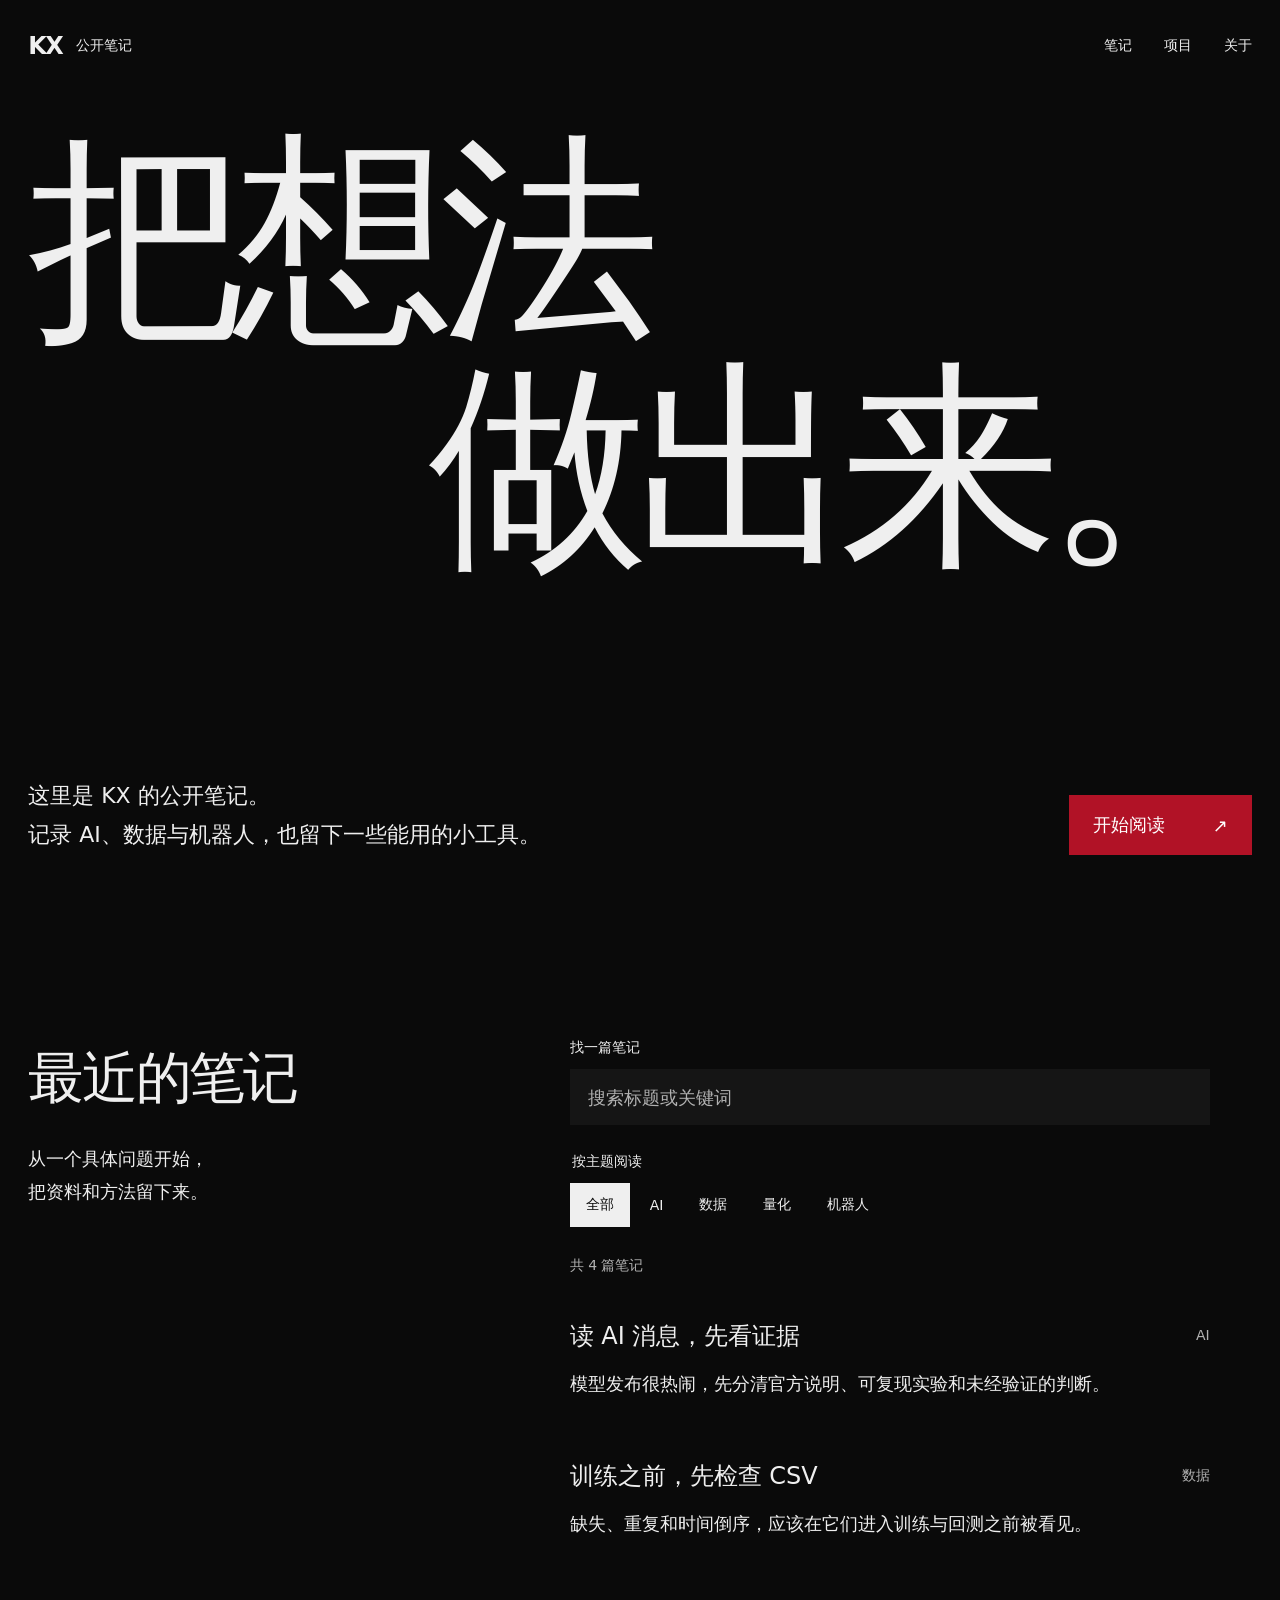
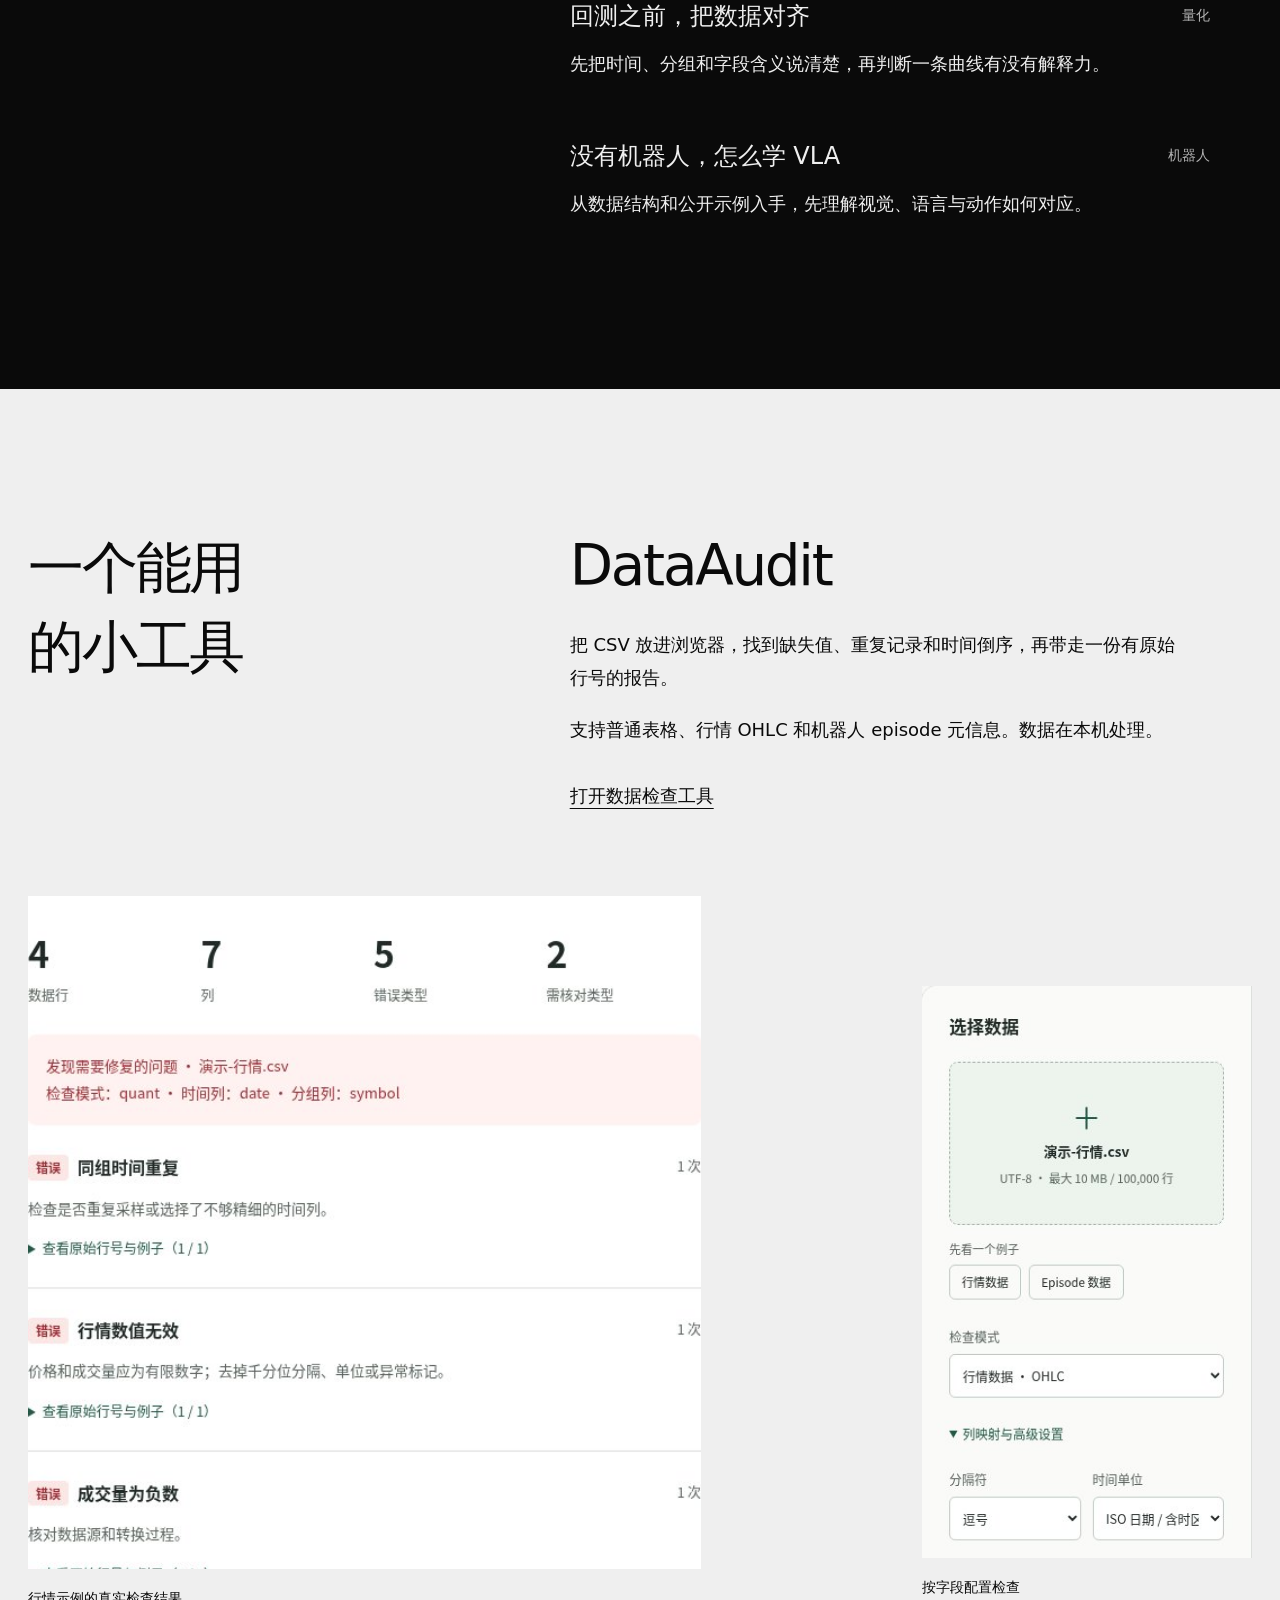
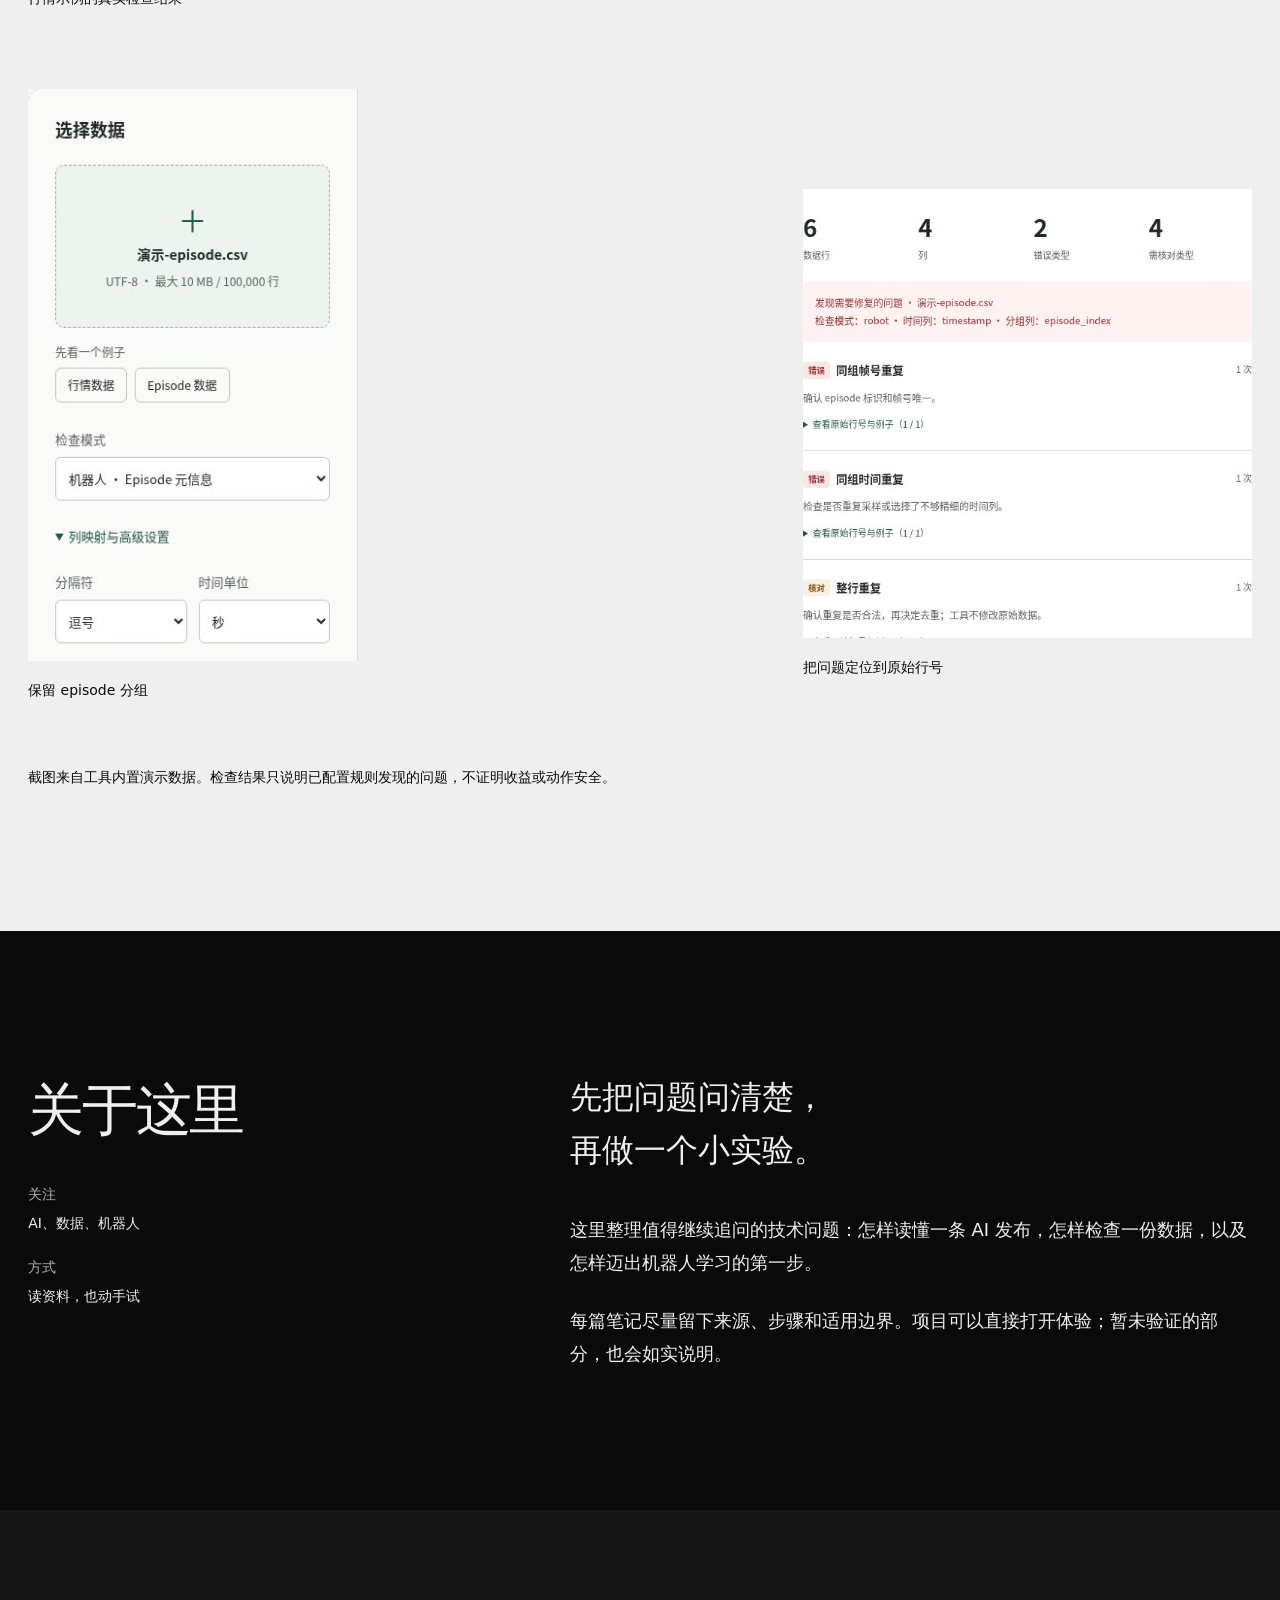
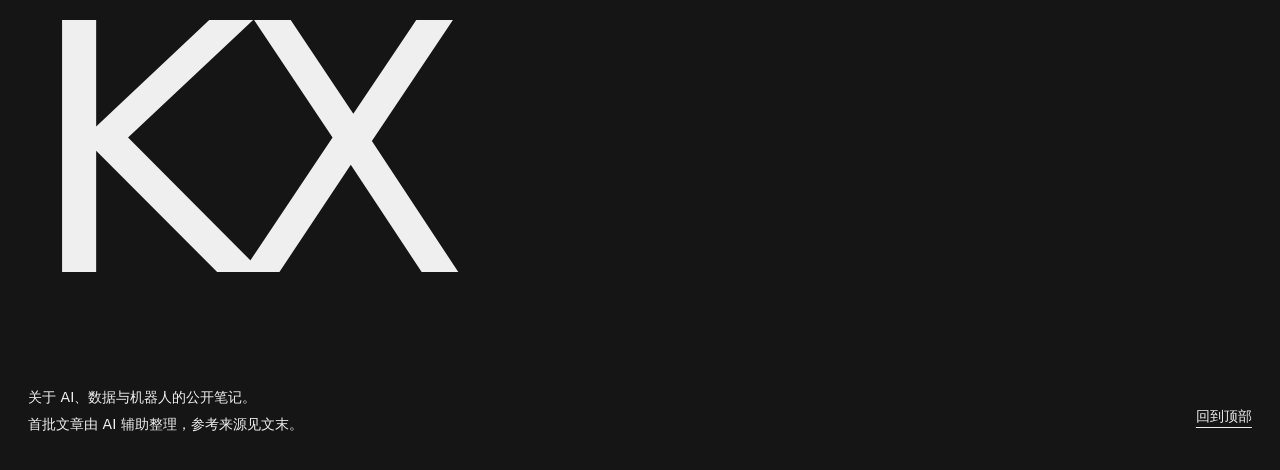
<file: docs/index.html>
<!doctype html><html lang="zh-CN"><head><meta charset="utf-8"><meta name="viewport" content="width=device-width,initial-scale=1"><meta name="description" content="关于 AI、量化数据与机器人 VLA 的公开笔记，附可运行的 CSV 检查小工具。"><meta name="theme-color" content="#0a0a0a"><meta property="og:title" content="KX 笔记 · 把想法做出来"><meta property="og:description" content="关于 AI、量化数据与机器人 VLA 的公开笔记，附可运行的 CSV 检查小工具。"><meta property="og:type" content="website"><title>KX 笔记 · 把想法做出来</title><link rel="icon" href="assets/favicon.svg" type="image/svg+xml"><link rel="stylesheet" href="style.css"><script src="site.js" defer></script></head><body><div id="top"></div><a class="skip-link" href="#main">跳到正文</a><header class="site-header"><a class="wordmark" href="index.html" aria-label="KX 笔记首页">KX<span>公开笔记</span></a><nav aria-label="主导航"><a href="index.html#notes">笔记</a><a href="index.html#projects">项目</a><a href="index.html#about">关于</a></nav></header><main id="main"><section class="hero" aria-labelledby="hero-title"><h1 id="hero-title"><span class="hero-line"><span>把想法</span></span><span class="hero-line"><span>做出来。</span></span></h1><div class="hero-bottom"><p class="hero-copy">这里是 KX 的公开笔记。<br>记录 AI、数据与机器人，也留下一些能用的小工具。</p><a class="primary" href="#notes">开始阅读 <span aria-hidden="true">↗</span></a></div></section>
<section class="notes-section section" id="notes" aria-labelledby="notes-title"><div class="section-side reveal"><h2 id="notes-title">最近的笔记</h2><p>从一个具体问题开始，<br>把资料和方法留下来。</p></div><div class="notes-main"><form class="note-tools reveal" role="search"><label for="note-search">找一篇笔记</label><input id="note-search" type="search" placeholder="搜索标题或关键词" autocomplete="off"><fieldset><legend>按主题阅读</legend><div class="filters"><button type="button" data-filter="全部" aria-pressed="true">全部</button><button type="button" data-filter="AI" aria-pressed="false">AI</button><button type="button" data-filter="数据" aria-pressed="false">数据</button><button type="button" data-filter="量化" aria-pressed="false">量化</button><button type="button" data-filter="机器人" aria-pressed="false">机器人</button></div></fieldset></form><p class="search-status" role="status" aria-live="polite">共 4 篇笔记</p><div class="note-list"><article class="note-row reveal" data-topic="AI" data-search="读 AI 消息，先看证据 模型发布很热闹，先分清官方说明、可复现实验和未经验证的判断。 AI"><a class="note-link" href="notes/read-ai-news.html"><h3>读 AI 消息，先看证据</h3><p>模型发布很热闹，先分清官方说明、可复现实验和未经验证的判断。</p></a><span class="note-topic">AI</span></article><article class="note-row reveal" data-topic="数据" data-search="训练之前，先检查 CSV 缺失、重复和时间倒序，应该在它们进入训练与回测之前被看见。 数据"><a class="note-link" href="notes/csv-before-model.html"><h3>训练之前，先检查 CSV</h3><p>缺失、重复和时间倒序，应该在它们进入训练与回测之前被看见。</p></a><span class="note-topic">数据</span></article><article class="note-row reveal" data-topic="量化" data-search="回测之前，把数据对齐 先把时间、分组和字段含义说清楚，再判断一条曲线有没有解释力。 量化"><a class="note-link" href="notes/quant-data-first.html"><h3>回测之前，把数据对齐</h3><p>先把时间、分组和字段含义说清楚，再判断一条曲线有没有解释力。</p></a><span class="note-topic">量化</span></article><article class="note-row reveal" data-topic="机器人" data-search="没有机器人，怎么学 VLA 从数据结构和公开示例入手，先理解视觉、语言与动作如何对应。 机器人"><a class="note-link" href="notes/vla-without-hardware.html"><h3>没有机器人，怎么学 VLA</h3><p>从数据结构和公开示例入手，先理解视觉、语言与动作如何对应。</p></a><span class="note-topic">机器人</span></article></div><p class="search-empty" hidden>没有找到对应笔记，试试其他关键词，或选择“全部”。</p><noscript><p>浏览器未启用脚本，仍可打开下方所有文章；主题筛选需启用脚本。</p></noscript></div></section>
<section class="project-section section" id="projects" aria-labelledby="projects-title"><div class="project-intro"><h2 class="reveal" id="projects-title">一个能用的小工具</h2><div class="project-copy reveal"><h3>DataAudit</h3><p>把 CSV 放进浏览器，找到缺失值、重复记录和时间倒序，再带走一份有原始行号的报告。</p><p>支持普通表格、行情 OHLC 和机器人 episode 元信息。数据在本机处理。</p><a class="text-link" href="tools/dataaudit/index.html">打开数据检查工具</a></div></div><div class="project-pictures"><figure class="project-picture picture-large reveal"><img src="assets/market-report.jpg" alt="DataAudit 行情示例的实际检查报告，显示重复时间与无效数值问题" width="690" height="690" loading="lazy"><figcaption>行情示例的真实检查结果</figcaption></figure><figure class="project-picture picture-small reveal"><img src="assets/market-setup.jpg" alt="DataAudit 行情检查中的字段映射与设置界面" width="300" height="650" loading="lazy"><figcaption>按字段配置检查</figcaption></figure><figure class="project-picture picture-small reveal"><img src="assets/episode-setup.jpg" alt="DataAudit episode 示例中的帧号和时间设置界面" width="300" height="650" loading="lazy"><figcaption>保留 episode 分组</figcaption></figure><figure class="project-picture picture-large reveal"><img src="assets/episode-report.jpg" alt="DataAudit episode 检查报告，显示示例数据中的帧号和缺失问题" width="690" height="690" loading="lazy"><figcaption>把问题定位到原始行号</figcaption></figure></div><p class="project-limit reveal">截图来自工具内置演示数据。检查结果只说明已配置规则发现的问题，不证明收益或动作安全。</p></section>
<section class="about-section section" id="about" aria-labelledby="about-title"><div class="about-side reveal"><h2 id="about-title">关于这里</h2><dl><div><dt>关注</dt><dd>AI、数据、机器人</dd></div><div><dt>方式</dt><dd>读资料，也动手试</dd></div></dl></div><div class="about-copy"><p class="about-statement reveal">先把问题问清楚，<br>再做一个小实验。</p><p class="reveal">这里整理值得继续追问的技术问题：怎样读懂一条 AI 发布，怎样检查一份数据，以及怎样迈出机器人学习的第一步。</p><p class="reveal">每篇笔记尽量留下来源、步骤和适用边界。项目可以直接打开体验；暂未验证的部分，也会如实说明。</p></div></section></main><footer class="site-footer"><a class="footer-name" href="index.html">KX</a><div class="footer-bottom"><p>关于 AI、数据与机器人的公开笔记。<br>首批文章由 AI 辅助整理，参考来源见文末。</p><a href="#top">回到顶部</a></div></footer></body></html>
</file>
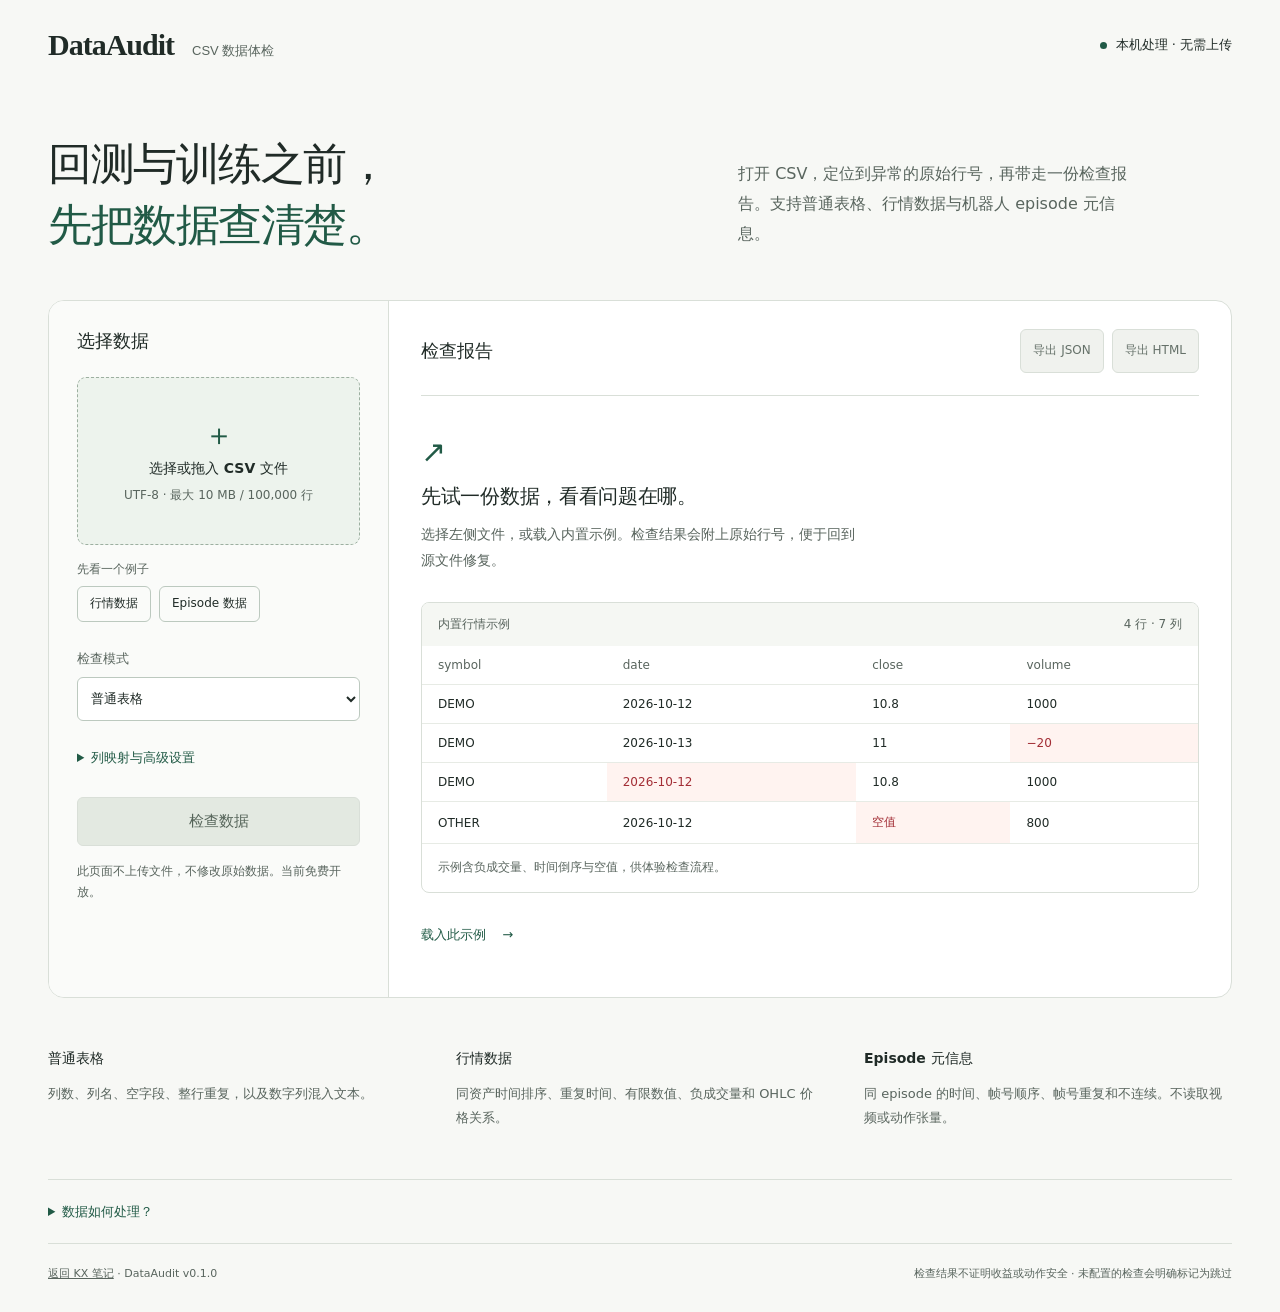
<file: docs/tools/dataaudit/index.html>
<!doctype html>
<html lang="zh-CN"><head><meta charset="utf-8"><meta name="viewport" content="width=device-width,initial-scale=1">
<meta name="description" content="免费 CSV 数据体检：缺失值、重复行、时间倒序、OHLC 一致性、episode 帧号。文件在本机浏览器处理，可导出报告。">
<title>DataAudit · CSV 数据体检</title><link rel="icon" href="favicon.svg" type="image/svg+xml"><link rel="stylesheet" href="style.css"></head>
<body><a class="skip-link" href="#workspace">跳到检查工具</a><header><a class="brand" href="index.html">DataAudit<span>CSV 数据体检</span></a><a class="local" href="#privacy"><span aria-hidden="true" class="privacy-dot"></span>本机处理 · 无需上传</a></header>
<main data-screen-label="CSV 数据体检"><section class="intro"><h1>回测与训练之前，<br><em>先把数据查清楚。</em></h1><p>打开 CSV，定位到异常的原始行号，再带走一份检查报告。支持普通表格、行情数据与机器人 episode 元信息。</p></section>
<div class="workspace" id="workspace" tabindex="-1"><section class="input-panel" aria-labelledby="input-title"><h2 id="input-title">选择数据</h2>
<label class="drop" id="drop"><input type="file" id="file" accept=".csv,.tsv,text/csv,text/tab-separated-values"><span class="file-symbol" aria-hidden="true">＋</span><strong id="filename">选择或拖入 CSV 文件</strong><small>UTF-8 · 最大 10 MB / 100,000 行</small></label>
<div class="samples"><span>先看一个例子</span><button type="button" data-sample="quant">行情数据</button><button type="button" data-sample="robot">Episode 数据</button></div>
<label>检查模式<select id="mode"><option value="general">普通表格</option><option value="quant">行情数据 · OHLC</option><option value="robot">机器人 · Episode 元信息</option></select></label>
<details class="settings"><summary>列映射与高级设置</summary><div class="settings-body"><div class="fields"><label>分隔符<select id="delimiter"><option value=",">逗号</option><option value=";">分号</option><option value="tab">制表符</option></select></label><label>时间单位<select id="unit"><option value="iso">ISO 日期 / 含时区日期时间</option><option value="s">秒</option><option value="ms">毫秒</option><option value="us">微秒</option></select></label></div>
<div class="fields"><label>时间列<select id="timeColumn"><option value="auto">自动识别</option></select></label><label>分组列<select id="groupColumn"><option value="auto">自动识别</option></select></label></div>
<label id="frameLabel" hidden>帧号列<select id="frameColumn"><option value="auto">自动识别</option></select></label>
<label>预期采样间隔（秒，可选）<input type="number" id="interval" min="0" step="any" placeholder="不填则跳过缺口检查"></label>
</div></details><button type="button" id="run" class="primary" disabled>检查数据</button><p id="error" class="error" role="alert"></p><p class="small">此页面不上传文件，不修改原始数据。当前免费开放。</p></section>
<section class="results" aria-labelledby="result-title" aria-live="polite"><div class="result-header"><h2 id="result-title">检查报告</h2><div class="actions"><button id="json" disabled>导出 JSON</button><button id="html" disabled>导出 HTML</button></div></div>
<div id="empty"><div class="empty-heading"><span class="report-symbol" aria-hidden="true">↗</span><h3>先试一份数据，看看问题在哪。</h3><p>选择左侧文件，或载入内置示例。检查结果会附上原始行号，便于回到源文件修复。</p></div><div class="sample-preview"><div class="preview-caption"><span>内置行情示例</span><span>4 行 · 7 列</span></div><div class="preview-scroll" tabindex="0" role="region" aria-label="演示行情数据预览，可横向滚动"><table><thead><tr><th>symbol</th><th>date</th><th>close</th><th>volume</th></tr></thead><tbody><tr><td>DEMO</td><td>2026-10-12</td><td>10.8</td><td>1000</td></tr><tr><td>DEMO</td><td>2026-10-13</td><td>11</td><td class="marked">−20</td></tr><tr><td>DEMO</td><td class="marked">2026-10-12</td><td>10.8</td><td>1000</td></tr><tr><td>OTHER</td><td>2026-10-12</td><td class="marked">空值</td><td>800</td></tr></tbody></table></div><p class="preview-note">示例含负成交量、时间倒序与空值，供体验检查流程。</p></div><button type="button" data-sample="quant" class="try-sample">载入此示例 <span aria-hidden="true">→</span></button></div>
<div id="report" hidden></div></section></div>
<section class="scope"><div><h3>普通表格</h3><p>列数、列名、空字段、整行重复，以及数字列混入文本。</p></div><div><h3>行情数据</h3><p>同资产时间排序、重复时间、有限数值、负成交量和 OHLC 价格关系。</p></div><div><h3>Episode 元信息</h3><p>同 episode 的时间、帧号顺序、帧号重复和不连续。不读取视频或动作张量。</p></div></section>
<details id="privacy" class="privacy-note"><summary>数据如何处理？</summary><p>CSV 在当前浏览器内解析和检查；此演示不发送文件、不使用第三方统计，也不保存检查内容。报告仅在你点击导出后下载到本机。关闭页面会清除当前检查状态。</p></details><footer><span><a href="../../index.html">返回 KX 笔记</a> · DataAudit v0.1.0</span><span>检查结果不证明收益或动作安全 · 未配置的检查会明确标记为跳过</span></footer></main>
<script src="audit.js"></script><script src="app.js"></script></body></html>
</file>
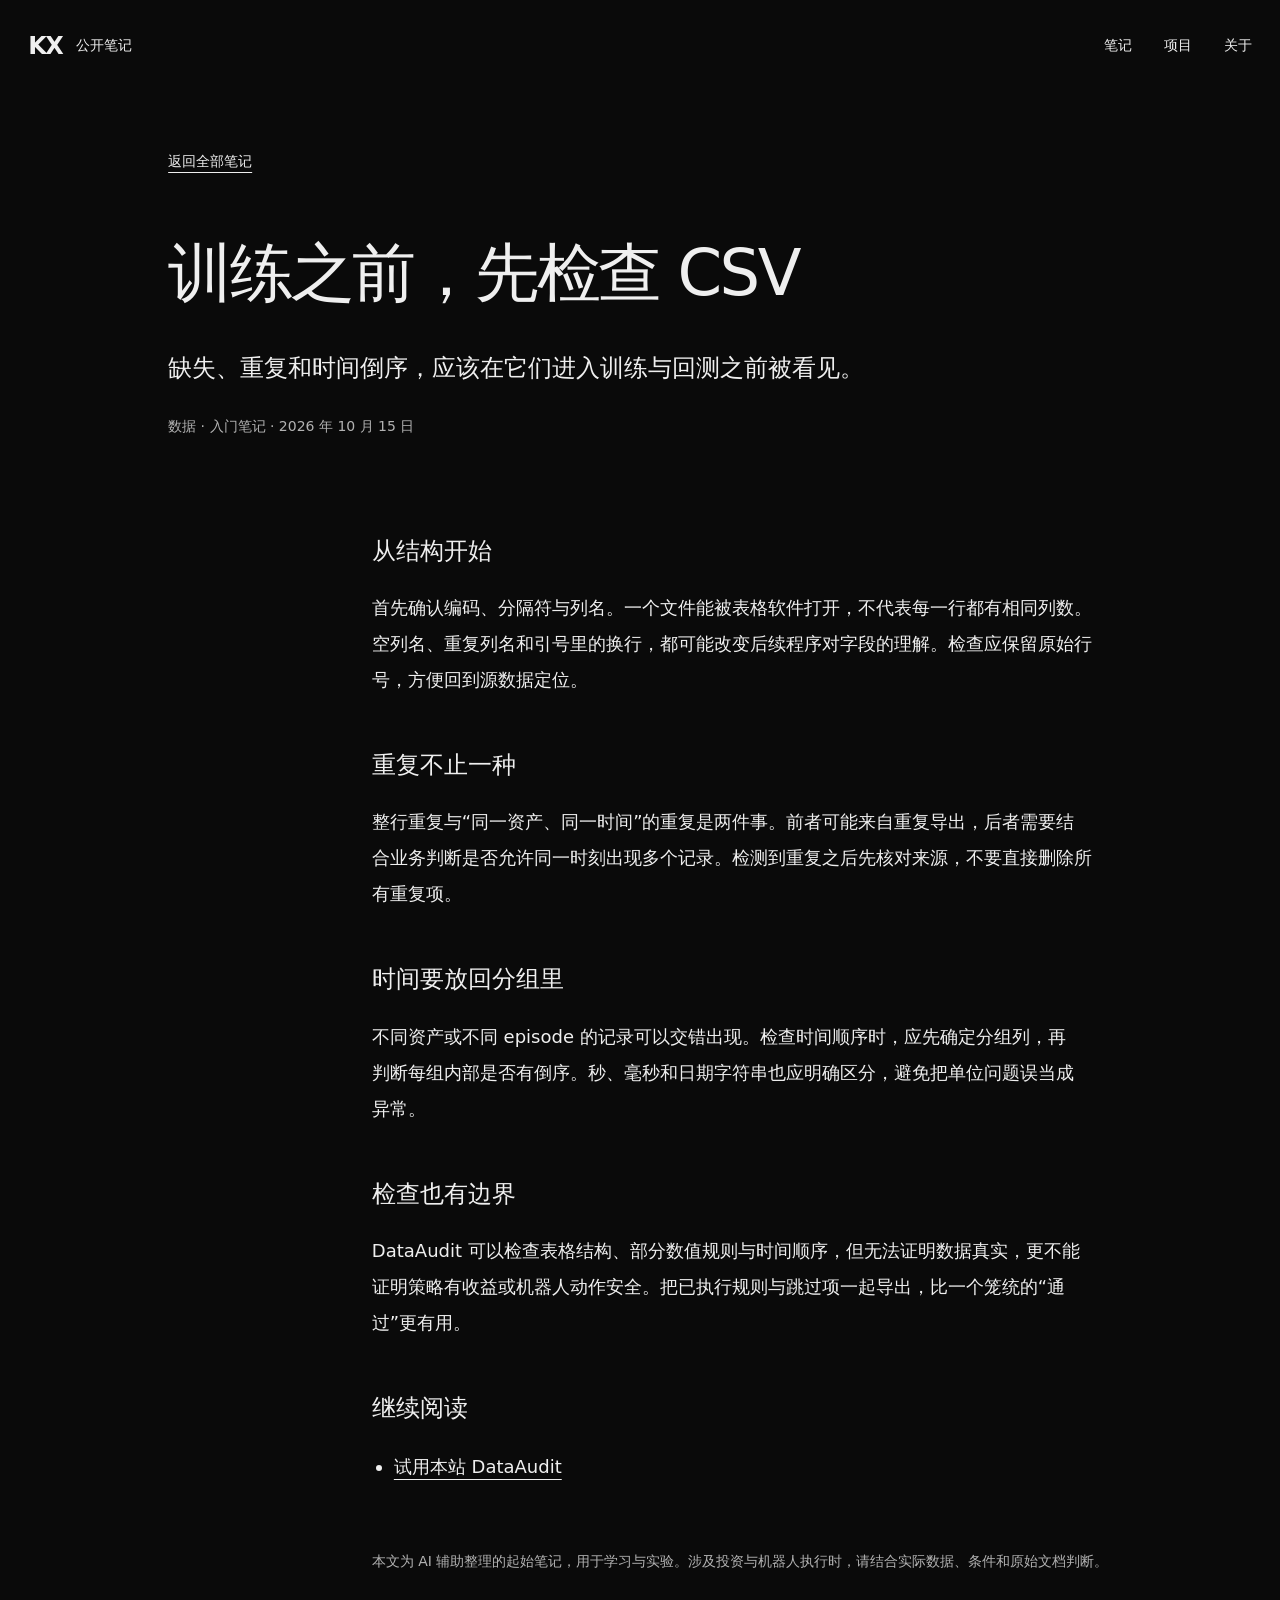
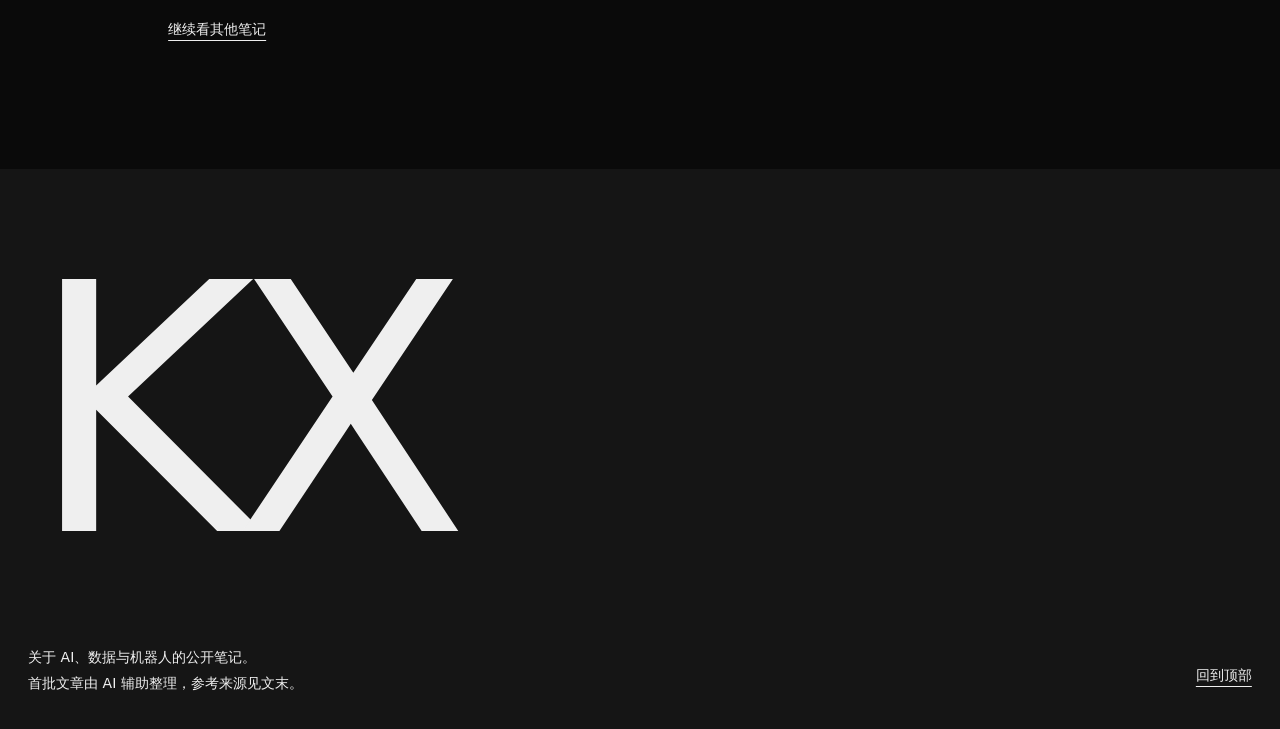
<file: docs/notes/csv-before-model.html>
<!doctype html><html lang="zh-CN"><head><meta charset="utf-8"><meta name="viewport" content="width=device-width,initial-scale=1"><meta name="description" content="缺失、重复和时间倒序，应该在它们进入训练与回测之前被看见。"><meta name="theme-color" content="#0a0a0a"><meta property="og:title" content="训练之前，先检查 CSV · KX 笔记"><meta property="og:description" content="缺失、重复和时间倒序，应该在它们进入训练与回测之前被看见。"><meta property="og:type" content="website"><title>训练之前，先检查 CSV · KX 笔记</title><link rel="icon" href="../assets/favicon.svg" type="image/svg+xml"><link rel="stylesheet" href="../style.css"><script src="../site.js" defer></script></head><body><div id="top"></div><a class="skip-link" href="#main">跳到正文</a><header class="site-header"><a class="wordmark" href="../index.html" aria-label="KX 笔记首页">KX<span>公开笔记</span></a><nav aria-label="主导航"><a href="../index.html#notes">笔记</a><a href="../index.html#projects">项目</a><a href="../index.html#about">关于</a></nav></header><main id="main" class="article-main"><a class="article-back" href="../index.html#notes">返回全部笔记</a><article><header class="article-header"><h1>训练之前，先检查 CSV</h1><p class="article-summary">缺失、重复和时间倒序，应该在它们进入训练与回测之前被看见。</p><p class="article-meta">数据 · 入门笔记 · <time datetime="2026-10-15">2026 年 10 月 15 日</time></p></header><div class="article-body"><section class="article-part"><h2>从结构开始</h2><p>首先确认编码、分隔符与列名。一个文件能被表格软件打开，不代表每一行都有相同列数。空列名、重复列名和引号里的换行，都可能改变后续程序对字段的理解。检查应保留原始行号，方便回到源数据定位。</p></section><section class="article-part"><h2>重复不止一种</h2><p>整行重复与“同一资产、同一时间”的重复是两件事。前者可能来自重复导出，后者需要结合业务判断是否允许同一时刻出现多个记录。检测到重复之后先核对来源，不要直接删除所有重复项。</p></section><section class="article-part"><h2>时间要放回分组里</h2><p>不同资产或不同 episode 的记录可以交错出现。检查时间顺序时，应先确定分组列，再判断每组内部是否有倒序。秒、毫秒和日期字符串也应明确区分，避免把单位问题误当成异常。</p></section><section class="article-part"><h2>检查也有边界</h2><p>DataAudit 可以检查表格结构、部分数值规则与时间顺序，但无法证明数据真实，更不能证明策略有收益或机器人动作安全。把已执行规则与跳过项一起导出，比一个笼统的“通过”更有用。</p></section><section class="article-part article-sources"><h2>继续阅读</h2><ul><li><a href="../tools/dataaudit/index.html">试用本站 DataAudit</a></li></ul></section><p class="article-disclosure">本文为 AI 辅助整理的起始笔记，用于学习与实验。涉及投资与机器人执行时，请结合实际数据、条件和原始文档判断。</p></div></article><a class="article-back" href="../index.html#notes">继续看其他笔记</a></main><footer class="site-footer"><a class="footer-name" href="../index.html">KX</a><div class="footer-bottom"><p>关于 AI、数据与机器人的公开笔记。<br>首批文章由 AI 辅助整理，参考来源见文末。</p><a href="#top">回到顶部</a></div></footer></body></html>
</file>
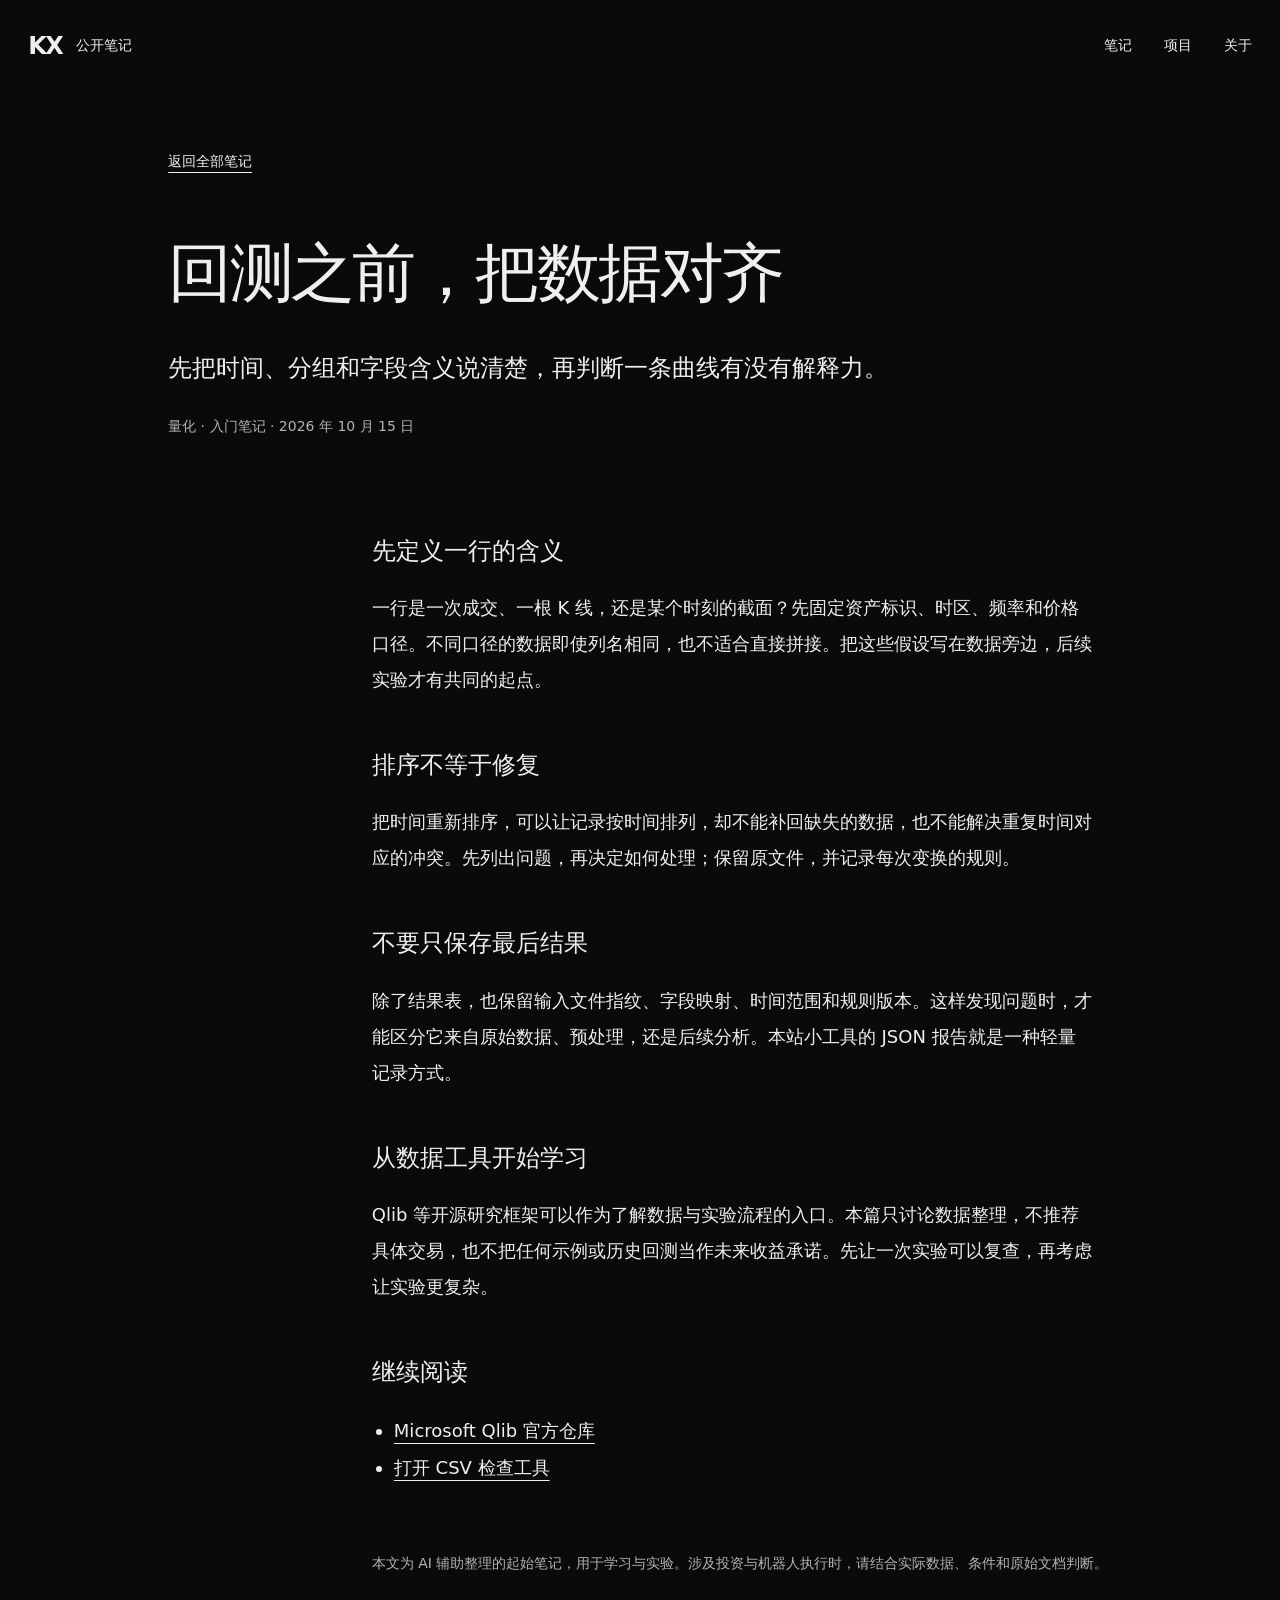
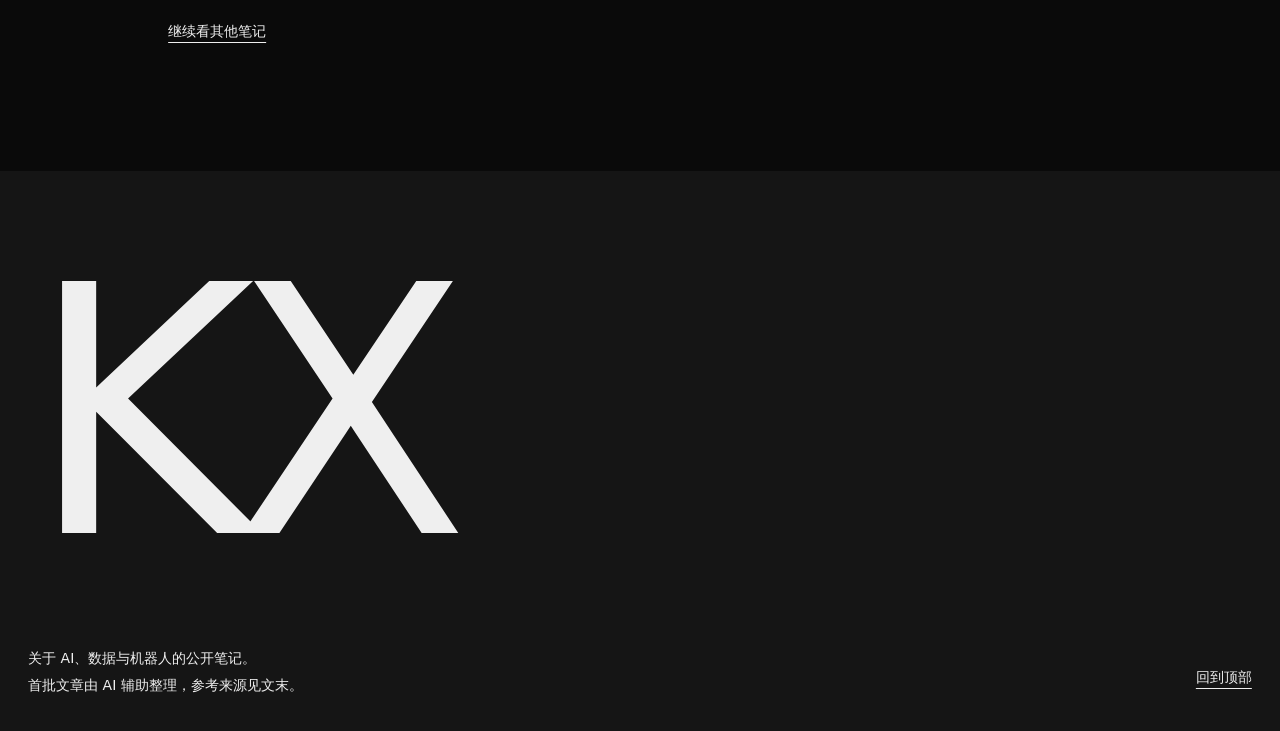
<file: docs/notes/quant-data-first.html>
<!doctype html><html lang="zh-CN"><head><meta charset="utf-8"><meta name="viewport" content="width=device-width,initial-scale=1"><meta name="description" content="先把时间、分组和字段含义说清楚，再判断一条曲线有没有解释力。"><meta name="theme-color" content="#0a0a0a"><meta property="og:title" content="回测之前，把数据对齐 · KX 笔记"><meta property="og:description" content="先把时间、分组和字段含义说清楚，再判断一条曲线有没有解释力。"><meta property="og:type" content="website"><title>回测之前，把数据对齐 · KX 笔记</title><link rel="icon" href="../assets/favicon.svg" type="image/svg+xml"><link rel="stylesheet" href="../style.css"><script src="../site.js" defer></script></head><body><div id="top"></div><a class="skip-link" href="#main">跳到正文</a><header class="site-header"><a class="wordmark" href="../index.html" aria-label="KX 笔记首页">KX<span>公开笔记</span></a><nav aria-label="主导航"><a href="../index.html#notes">笔记</a><a href="../index.html#projects">项目</a><a href="../index.html#about">关于</a></nav></header><main id="main" class="article-main"><a class="article-back" href="../index.html#notes">返回全部笔记</a><article><header class="article-header"><h1>回测之前，把数据对齐</h1><p class="article-summary">先把时间、分组和字段含义说清楚，再判断一条曲线有没有解释力。</p><p class="article-meta">量化 · 入门笔记 · <time datetime="2026-10-15">2026 年 10 月 15 日</time></p></header><div class="article-body"><section class="article-part"><h2>先定义一行的含义</h2><p>一行是一次成交、一根 K 线，还是某个时刻的截面？先固定资产标识、时区、频率和价格口径。不同口径的数据即使列名相同，也不适合直接拼接。把这些假设写在数据旁边，后续实验才有共同的起点。</p></section><section class="article-part"><h2>排序不等于修复</h2><p>把时间重新排序，可以让记录按时间排列，却不能补回缺失的数据，也不能解决重复时间对应的冲突。先列出问题，再决定如何处理；保留原文件，并记录每次变换的规则。</p></section><section class="article-part"><h2>不要只保存最后结果</h2><p>除了结果表，也保留输入文件指纹、字段映射、时间范围和规则版本。这样发现问题时，才能区分它来自原始数据、预处理，还是后续分析。本站小工具的 JSON 报告就是一种轻量记录方式。</p></section><section class="article-part"><h2>从数据工具开始学习</h2><p>Qlib 等开源研究框架可以作为了解数据与实验流程的入口。本篇只讨论数据整理，不推荐具体交易，也不把任何示例或历史回测当作未来收益承诺。先让一次实验可以复查，再考虑让实验更复杂。</p></section><section class="article-part article-sources"><h2>继续阅读</h2><ul><li><a href="https://github.com/microsoft/qlib" target="_blank" rel="noopener noreferrer">Microsoft Qlib 官方仓库</a></li><li><a href="../tools/dataaudit/index.html">打开 CSV 检查工具</a></li></ul></section><p class="article-disclosure">本文为 AI 辅助整理的起始笔记，用于学习与实验。涉及投资与机器人执行时，请结合实际数据、条件和原始文档判断。</p></div></article><a class="article-back" href="../index.html#notes">继续看其他笔记</a></main><footer class="site-footer"><a class="footer-name" href="../index.html">KX</a><div class="footer-bottom"><p>关于 AI、数据与机器人的公开笔记。<br>首批文章由 AI 辅助整理，参考来源见文末。</p><a href="#top">回到顶部</a></div></footer></body></html>
</file>
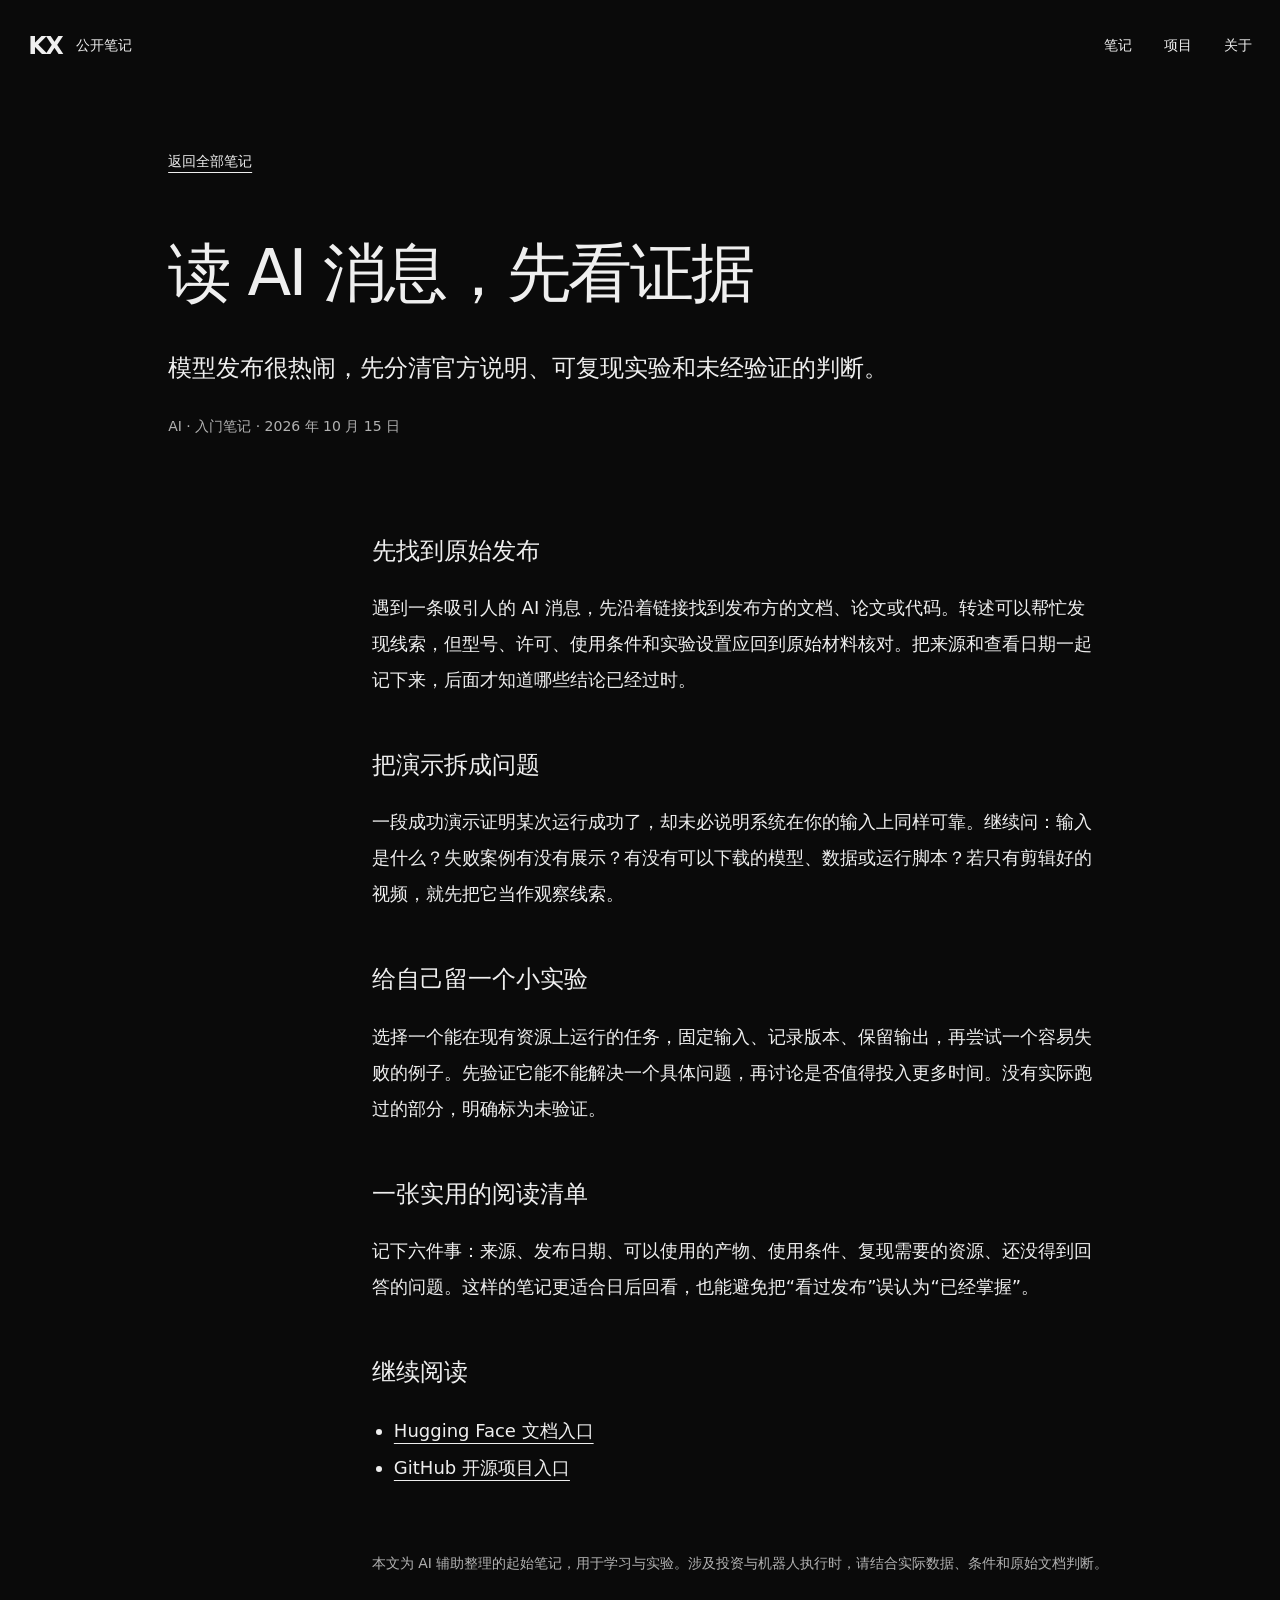
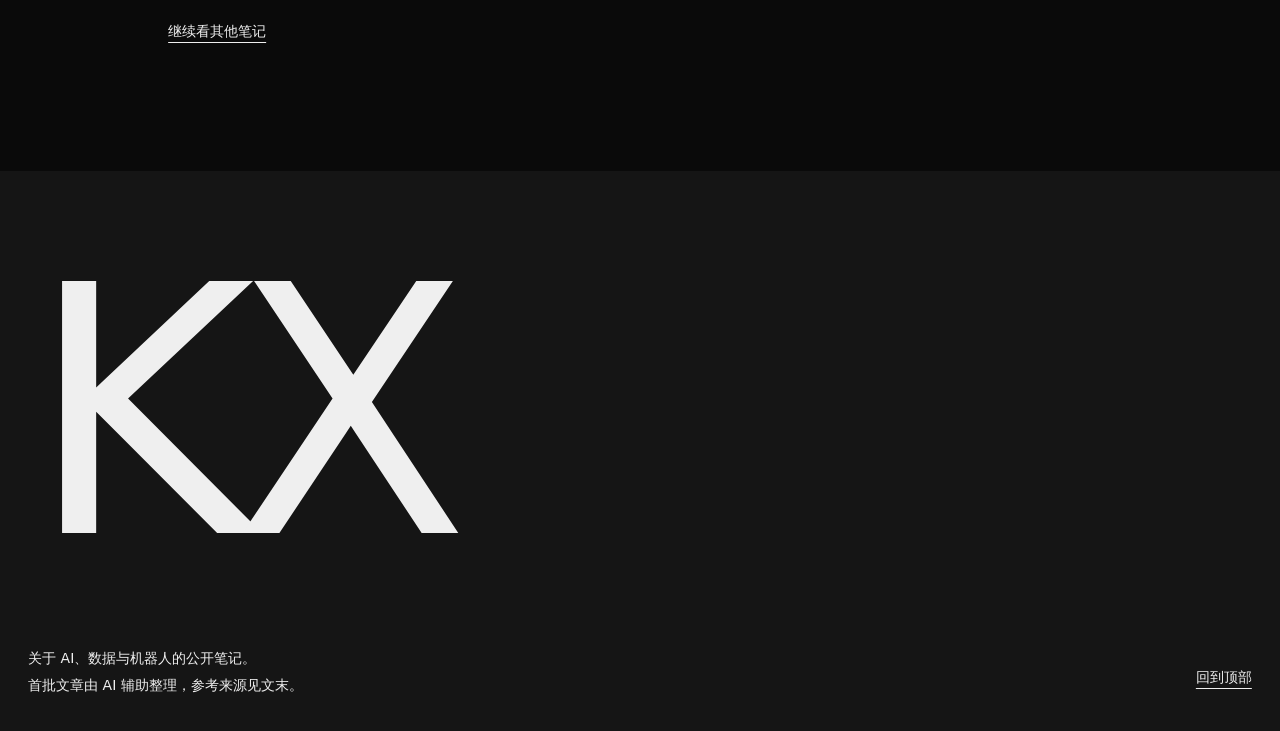
<file: docs/notes/read-ai-news.html>
<!doctype html><html lang="zh-CN"><head><meta charset="utf-8"><meta name="viewport" content="width=device-width,initial-scale=1"><meta name="description" content="模型发布很热闹，先分清官方说明、可复现实验和未经验证的判断。"><meta name="theme-color" content="#0a0a0a"><meta property="og:title" content="读 AI 消息，先看证据 · KX 笔记"><meta property="og:description" content="模型发布很热闹，先分清官方说明、可复现实验和未经验证的判断。"><meta property="og:type" content="website"><title>读 AI 消息，先看证据 · KX 笔记</title><link rel="icon" href="../assets/favicon.svg" type="image/svg+xml"><link rel="stylesheet" href="../style.css"><script src="../site.js" defer></script></head><body><div id="top"></div><a class="skip-link" href="#main">跳到正文</a><header class="site-header"><a class="wordmark" href="../index.html" aria-label="KX 笔记首页">KX<span>公开笔记</span></a><nav aria-label="主导航"><a href="../index.html#notes">笔记</a><a href="../index.html#projects">项目</a><a href="../index.html#about">关于</a></nav></header><main id="main" class="article-main"><a class="article-back" href="../index.html#notes">返回全部笔记</a><article><header class="article-header"><h1>读 AI 消息，先看证据</h1><p class="article-summary">模型发布很热闹，先分清官方说明、可复现实验和未经验证的判断。</p><p class="article-meta">AI · 入门笔记 · <time datetime="2026-10-15">2026 年 10 月 15 日</time></p></header><div class="article-body"><section class="article-part"><h2>先找到原始发布</h2><p>遇到一条吸引人的 AI 消息，先沿着链接找到发布方的文档、论文或代码。转述可以帮忙发现线索，但型号、许可、使用条件和实验设置应回到原始材料核对。把来源和查看日期一起记下来，后面才知道哪些结论已经过时。</p></section><section class="article-part"><h2>把演示拆成问题</h2><p>一段成功演示证明某次运行成功了，却未必说明系统在你的输入上同样可靠。继续问：输入是什么？失败案例有没有展示？有没有可以下载的模型、数据或运行脚本？若只有剪辑好的视频，就先把它当作观察线索。</p></section><section class="article-part"><h2>给自己留一个小实验</h2><p>选择一个能在现有资源上运行的任务，固定输入、记录版本、保留输出，再尝试一个容易失败的例子。先验证它能不能解决一个具体问题，再讨论是否值得投入更多时间。没有实际跑过的部分，明确标为未验证。</p></section><section class="article-part"><h2>一张实用的阅读清单</h2><p>记下六件事：来源、发布日期、可以使用的产物、使用条件、复现需要的资源、还没得到回答的问题。这样的笔记更适合日后回看，也能避免把“看过发布”误认为“已经掌握”。</p></section><section class="article-part article-sources"><h2>继续阅读</h2><ul><li><a href="https://huggingface.co/docs" target="_blank" rel="noopener noreferrer">Hugging Face 文档入口</a></li><li><a href="https://github.com/explore" target="_blank" rel="noopener noreferrer">GitHub 开源项目入口</a></li></ul></section><p class="article-disclosure">本文为 AI 辅助整理的起始笔记，用于学习与实验。涉及投资与机器人执行时，请结合实际数据、条件和原始文档判断。</p></div></article><a class="article-back" href="../index.html#notes">继续看其他笔记</a></main><footer class="site-footer"><a class="footer-name" href="../index.html">KX</a><div class="footer-bottom"><p>关于 AI、数据与机器人的公开笔记。<br>首批文章由 AI 辅助整理，参考来源见文末。</p><a href="#top">回到顶部</a></div></footer></body></html>
</file>
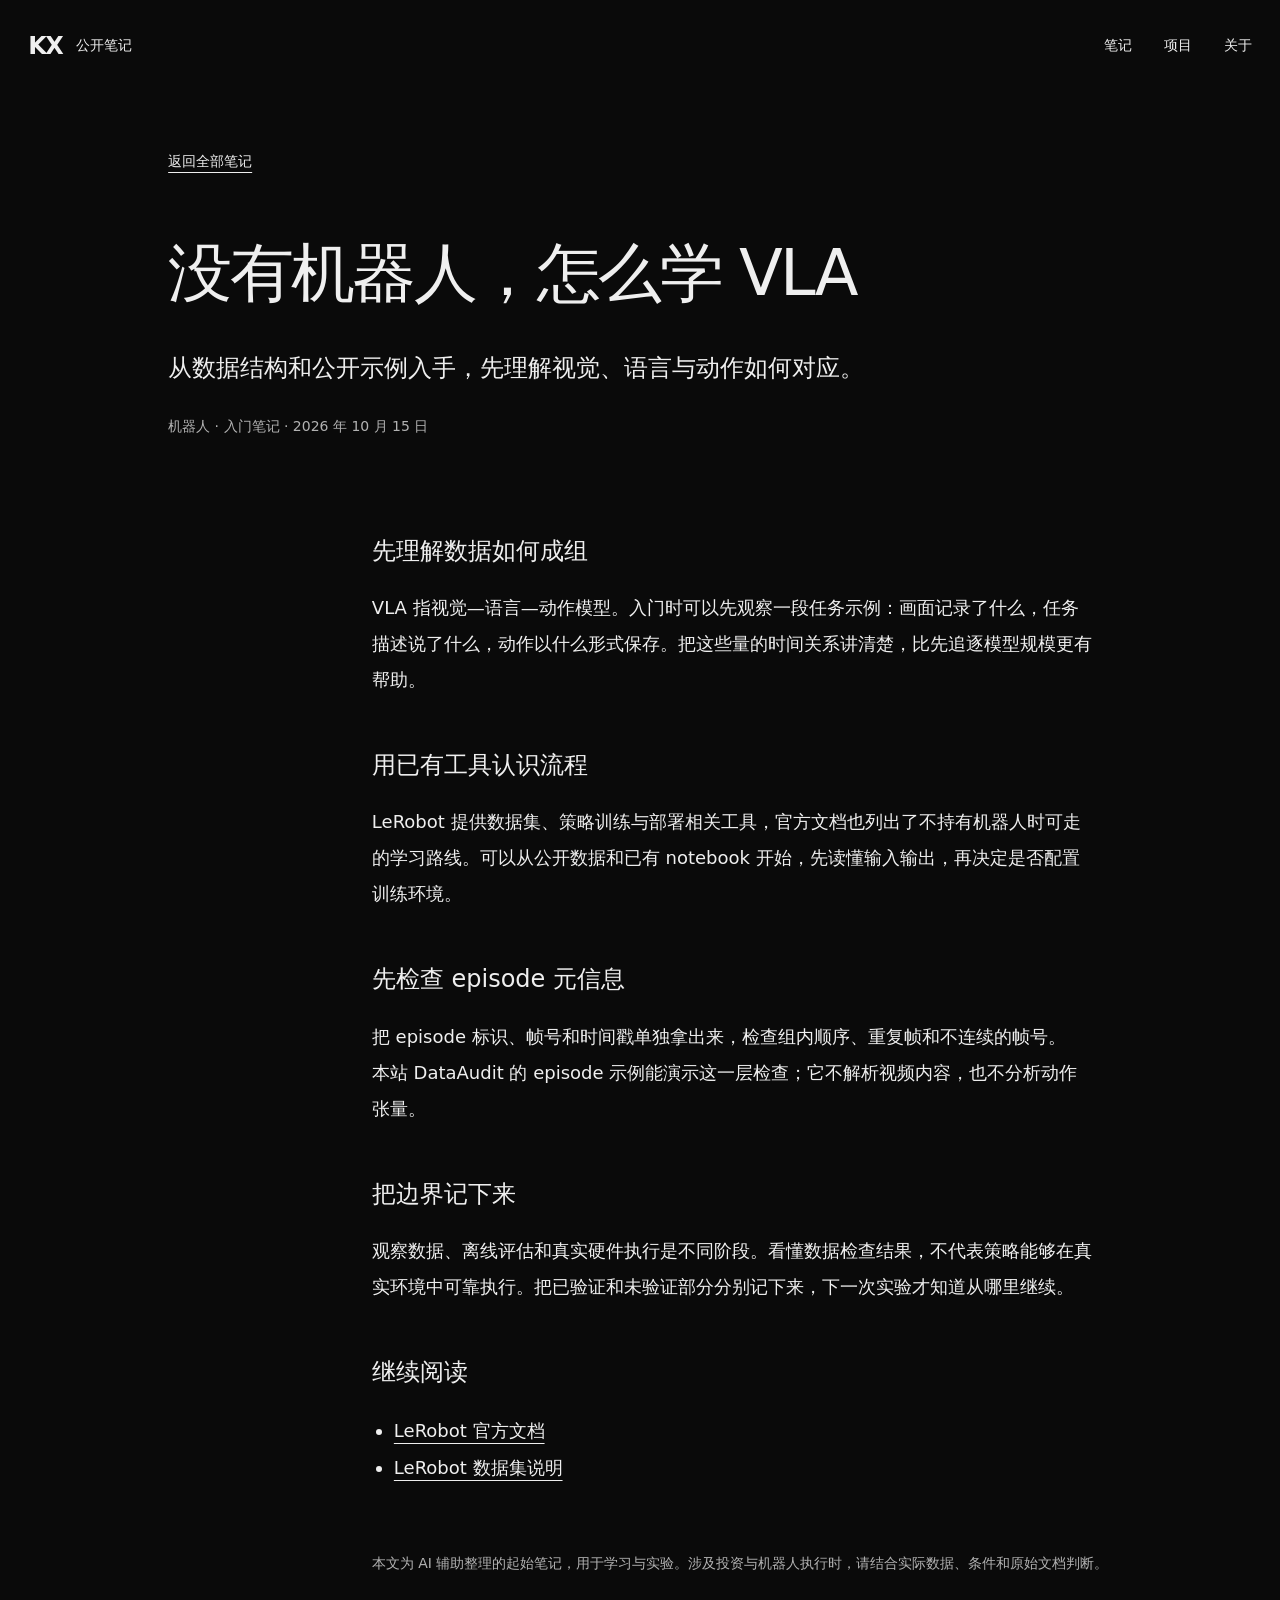
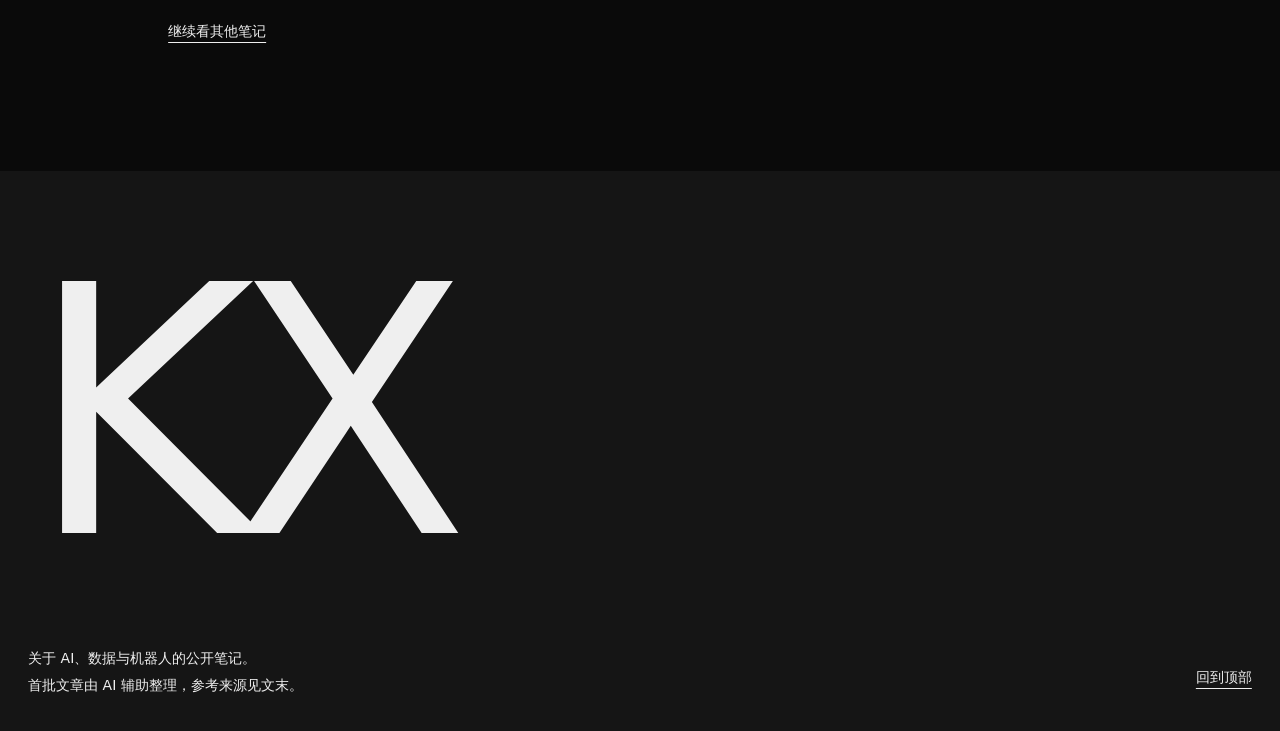
<file: docs/notes/vla-without-hardware.html>
<!doctype html><html lang="zh-CN"><head><meta charset="utf-8"><meta name="viewport" content="width=device-width,initial-scale=1"><meta name="description" content="从数据结构和公开示例入手，先理解视觉、语言与动作如何对应。"><meta name="theme-color" content="#0a0a0a"><meta property="og:title" content="没有机器人，怎么学 VLA · KX 笔记"><meta property="og:description" content="从数据结构和公开示例入手，先理解视觉、语言与动作如何对应。"><meta property="og:type" content="website"><title>没有机器人，怎么学 VLA · KX 笔记</title><link rel="icon" href="../assets/favicon.svg" type="image/svg+xml"><link rel="stylesheet" href="../style.css"><script src="../site.js" defer></script></head><body><div id="top"></div><a class="skip-link" href="#main">跳到正文</a><header class="site-header"><a class="wordmark" href="../index.html" aria-label="KX 笔记首页">KX<span>公开笔记</span></a><nav aria-label="主导航"><a href="../index.html#notes">笔记</a><a href="../index.html#projects">项目</a><a href="../index.html#about">关于</a></nav></header><main id="main" class="article-main"><a class="article-back" href="../index.html#notes">返回全部笔记</a><article><header class="article-header"><h1>没有机器人，怎么学 VLA</h1><p class="article-summary">从数据结构和公开示例入手，先理解视觉、语言与动作如何对应。</p><p class="article-meta">机器人 · 入门笔记 · <time datetime="2026-10-15">2026 年 10 月 15 日</time></p></header><div class="article-body"><section class="article-part"><h2>先理解数据如何成组</h2><p>VLA 指视觉—语言—动作模型。入门时可以先观察一段任务示例：画面记录了什么，任务描述说了什么，动作以什么形式保存。把这些量的时间关系讲清楚，比先追逐模型规模更有帮助。</p></section><section class="article-part"><h2>用已有工具认识流程</h2><p>LeRobot 提供数据集、策略训练与部署相关工具，官方文档也列出了不持有机器人时可走的学习路线。可以从公开数据和已有 notebook 开始，先读懂输入输出，再决定是否配置训练环境。</p></section><section class="article-part"><h2>先检查 episode 元信息</h2><p>把 episode 标识、帧号和时间戳单独拿出来，检查组内顺序、重复帧和不连续的帧号。本站 DataAudit 的 episode 示例能演示这一层检查；它不解析视频内容，也不分析动作张量。</p></section><section class="article-part"><h2>把边界记下来</h2><p>观察数据、离线评估和真实硬件执行是不同阶段。看懂数据检查结果，不代表策略能够在真实环境中可靠执行。把已验证和未验证部分分别记下来，下一次实验才知道从哪里继续。</p></section><section class="article-part article-sources"><h2>继续阅读</h2><ul><li><a href="https://huggingface.co/docs/lerobot/en/index" target="_blank" rel="noopener noreferrer">LeRobot 官方文档</a></li><li><a href="https://huggingface.co/docs/lerobot/en/lerobot-dataset-v3" target="_blank" rel="noopener noreferrer">LeRobot 数据集说明</a></li></ul></section><p class="article-disclosure">本文为 AI 辅助整理的起始笔记，用于学习与实验。涉及投资与机器人执行时，请结合实际数据、条件和原始文档判断。</p></div></article><a class="article-back" href="../index.html#notes">继续看其他笔记</a></main><footer class="site-footer"><a class="footer-name" href="../index.html">KX</a><div class="footer-bottom"><p>关于 AI、数据与机器人的公开笔记。<br>首批文章由 AI 辅助整理，参考来源见文末。</p><a href="#top">回到顶部</a></div></footer></body></html>
</file>
<file: docs/style.css>
:root{--bg:#0a0a0a;--surface:#151515;--ink:#efefef;--muted:#b2b2b2;--accent:#b11226;--accent-ink:#fff;--field:#efefef;--field-ink:#0a0a0a;--gutter:clamp(20px,2.2vw,40px);--small:14px;--body:18px;--lead:24px;--head:clamp(32px,4.4vw,64px);font-family:"Noto Sans CJK SC","Microsoft YaHei",system-ui,sans-serif;color:var(--ink);background:var(--bg);font-synthesis:none;scroll-behavior:smooth}
*{box-sizing:border-box}body{margin:0}a{color:inherit;text-underline-offset:6px;text-decoration-thickness:1px}button,input{font:inherit}button,a,input{-webkit-tap-highlight-color:transparent}button,a{touch-action:manipulation}button{cursor:pointer}img{display:block;max-width:100%;height:auto}h1,h2,h3,p,figure{margin:0}p{font-size:var(--body);line-height:1.85;text-wrap:pretty}h1,h2,h3{text-wrap:balance}h2{font-size:var(--head);line-height:1.4;letter-spacing:-.04em;font-weight:500}h3{font-size:var(--lead);line-height:1.6;font-weight:500}a:focus-visible,button:focus-visible,input:focus-visible,summary:focus-visible{outline:3px solid currentColor;outline-offset:6px}::selection{color:var(--accent-ink);background:var(--accent)}
.site-header{display:flex;justify-content:space-between;align-items:center;gap:20px;padding:28px var(--gutter);position:relative;z-index:2}.wordmark{display:flex;align-items:center;gap:14px;text-decoration:none;font-size:24px;font-weight:600;letter-spacing:-.06em}.wordmark span{font-size:var(--small);font-weight:400;letter-spacing:0}.site-header nav{display:flex;gap:32px}.site-header nav a{font-size:var(--small);text-decoration:none;line-height:2.5;transition:opacity .2s}.site-header nav a:hover{opacity:.65}.skip-link{position:fixed;top:12px;left:12px;padding:12px 18px;background:var(--ink);color:var(--bg);transform:translateY(-180%);z-index:10}.skip-link:focus{transform:none}
.hero{padding:36px var(--gutter) 44px;min-height:calc(100svh - 92px);display:flex;flex-direction:column;justify-content:space-between;gap:48px}.hero h1{font-size:clamp(90px,17.2vw,290px);line-height:1.03;letter-spacing:-.065em;font-weight:500}.hero-line{display:block;white-space:nowrap}.hero-line:last-child{text-align:right}.hero-line>span{display:inline-block;animation:headline-in .85s cubic-bezier(.18,.8,.22,1) both}.hero-line:last-child>span{animation-delay:.11s}.hero-bottom{display:flex;justify-content:space-between;align-items:flex-end;gap:40px;animation:enter .7s .3s both}.hero-copy{font-size:22px;line-height:1.8;max-width:40em}.primary{display:inline-flex;align-items:center;justify-content:space-between;gap:48px;min-height:60px;padding:16px 24px;text-decoration:none;background:var(--accent);color:var(--accent-ink);font-size:var(--body);white-space:nowrap;transition:transform .2s,opacity .2s}.primary:hover{transform:translateY(-3px);opacity:.88}.primary:active{transform:translateY(0)}
.section{scroll-margin-top:32px;padding:140px var(--gutter)}.notes-section{display:grid;grid-template-columns:1fr 1.6fr;gap:9vw}.section-side p{margin-top:24px;font-size:var(--body)}.notes-main{max-width:640px}.note-tools{margin:0}.note-tools label{display:block;font-size:var(--small);margin-bottom:12px}.note-tools input{width:100%;padding:16px 18px;min-height:56px;background:var(--surface);border:0;color:var(--ink);border-radius:0;font-size:var(--body);appearance:none}.note-tools input::placeholder{color:var(--muted);opacity:1}fieldset{border:0;padding:0;margin:28px 0 0}legend{font-size:var(--small);margin-bottom:12px}.filters{display:flex;gap:4px;flex-wrap:wrap}.filters button{border:0;border-radius:0;background:transparent;color:var(--ink);min-height:44px;padding:9px 16px;font-size:var(--small);transition:background .2s,transform .2s}.filters button[aria-pressed=true]{background:var(--ink);color:var(--bg)}.filters button:hover{transform:translateY(-2px)}.search-status{font-size:var(--small);margin:26px 0 10px;color:var(--muted)}.note-row{display:grid;grid-template-columns:minmax(0,1fr) auto;gap:20px;position:relative;padding:28px 0;transition:transform .25s}.note-row:hover{transform:translateX(6px)}.note-link{text-decoration:none}.note-link::after{content:"";position:absolute;inset:0}.note-link h3{font-size:var(--lead);line-height:1.65}.note-link p{font-size:var(--body);line-height:1.8;margin-top:12px;max-width:33em}.note-topic{font-size:var(--small);line-height:2.7;color:var(--muted);white-space:nowrap}.search-empty{padding:24px 0}
.project-section{background:var(--field);color:var(--field-ink)}.project-intro{display:grid;grid-template-columns:1fr 1.6fr;gap:9vw;align-items:start}.project-intro h2{max-width:7em}.project-copy{max-width:620px}.project-copy h3{font-size:var(--head);line-height:1.3;margin-bottom:26px;letter-spacing:-.04em}.project-copy p+p{margin-top:18px}.text-link{display:inline-block;margin-top:30px;font-size:var(--body);padding:8px 0;transition:transform .2s}.text-link:hover{transform:translateX(5px)}.project-pictures{display:grid;grid-template-columns:1.5fr 1fr;align-items:start;gap:80px 8vw;margin-top:80px}.project-picture{min-width:0}.project-picture img{width:100%;object-fit:cover;object-position:top;aspect-ratio:1;animation:image-drift 12s ease-in-out infinite alternate}.picture-small{max-width:330px;justify-self:end;margin-top:90px}.picture-small img{aspect-ratio:300/520;animation-delay:-3s}.project-picture:nth-child(3){justify-self:start;margin-top:0}.project-picture:nth-child(4){margin-top:100px}.project-picture figcaption{font-size:var(--small);line-height:1.6;margin-top:18px}.project-limit{max-width:55em;font-size:var(--small);margin-top:64px}
.about-section{display:grid;grid-template-columns:1fr 1.6fr;gap:9vw}.about-side dl{font-size:var(--small);margin-top:36px}.about-side dl div+div{margin-top:24px}.about-side dt{color:var(--muted);margin-bottom:8px}.about-side dd{margin:0;line-height:1.6}.about-copy{max-width:680px}.about-statement{font-size:32px;line-height:1.65;margin-bottom:36px}.about-copy>p+p{margin-top:24px}.reading-links{display:flex;flex-direction:column;align-items:start;gap:20px;margin-top:40px;font-size:var(--body)}.reading-links a{padding:5px 0}
.site-footer{background:var(--surface);padding:60px var(--gutter) 32px;overflow:hidden}.footer-name{display:block;text-decoration:none;font-size:clamp(100px,27vw,420px);font-weight:500;letter-spacing:-.065em;line-height:1.06}.footer-bottom{display:flex;align-items:flex-end;justify-content:space-between;gap:32px;margin-top:48px}.footer-bottom p,.footer-bottom a{font-size:var(--small);line-height:1.9}.footer-bottom a{white-space:nowrap;padding:8px 0}
.article-main{max-width:1000px;margin:auto;padding:52px var(--gutter) 120px}.article-back{display:inline-block;font-size:var(--small);padding:10px 0}.article-header{padding:48px 0 44px}.article-header h1{font-size:clamp(32px,5vw,64px);line-height:1.4;letter-spacing:-.04em;font-weight:500;max-width:14em}.article-summary{font-size:var(--lead);line-height:1.8;margin-top:28px;max-width:30em}.article-meta{font-size:var(--small);color:var(--muted);margin-top:24px}.article-body{max-width:740px;margin-left:auto}.article-part{margin:48px 0}.article-part h2{font-size:var(--lead);line-height:1.6;margin-bottom:20px;letter-spacing:0}.article-part p{font-size:var(--body);line-height:2;max-width:40em}.article-sources ul{padding-left:22px;font-size:var(--body);line-height:2.1}.article-disclosure{font-size:var(--small);color:var(--muted);margin:64px 0 36px}.not-found{min-height:65vh;padding:100px var(--gutter)}.not-found h1{font-size:var(--head);font-weight:500;line-height:1.5}.not-found p{margin:30px 0}.not-found .primary{margin-top:16px}
.reveal.is-visible{animation:enter .7s cubic-bezier(.18,.8,.22,1) both}.note-row.is-visible{animation-delay:var(--delay,0ms)}[hidden]{display:none!important}
@keyframes headline-in{from{opacity:0;transform:translateY(32px)}to{opacity:1;transform:translateY(0)}}@keyframes enter{from{opacity:0;transform:translateY(22px)}to{opacity:1;transform:translateY(0)}}@keyframes image-drift{from{transform:translateY(0)}to{transform:translateY(-7px)}}
@media(min-width:1800px){.section{padding-top:180px;padding-bottom:180px}.notes-section,.project-intro,.about-section{grid-template-columns:1fr 1fr}}
@media(max-width:900px){.hero{min-height:calc(88svh - 86px)}.hero h1{font-size:19vw}.hero-copy{font-size:var(--body)}.hero-bottom{gap:24px}.primary{gap:24px}.section{padding-top:100px;padding-bottom:100px}.notes-section,.project-intro,.about-section{gap:6vw;grid-template-columns:1fr 1.7fr}.note-row{gap:12px}.note-link h3{font-size:20px}.project-pictures{gap:50px 6vw}.picture-small{margin-top:50px}.project-picture:nth-child(4){margin-top:50px}}
@media(max-width:600px){:root{--gutter:20px;--body:17px;--lead:22px;--head:32px}.site-header{padding:18px var(--gutter)}.wordmark{font-size:22px;gap:9px}.site-header nav{gap:20px}.site-header nav a:not(:first-child){display:none}.hero{min-height:calc(90svh - 75px);padding-top:38px;padding-bottom:30px;gap:48px}.hero h1{font-size:21vw;line-height:1.18;letter-spacing:-.06em}.hero-line:last-child{text-align:left}.hero-bottom{align-items:stretch;flex-direction:column;gap:28px}.hero-copy{font-size:var(--body);line-height:1.9}.primary{width:100%;min-height:56px}.section{padding-top:84px;padding-bottom:84px}.notes-section,.project-intro,.about-section{grid-template-columns:1fr;gap:40px}.section-side p{margin-top:18px}.notes-main{max-width:none}.note-tools input{font-size:var(--body)}.filters{gap:2px}.filters button{padding:9px 13px}.note-row{padding:24px 0;gap:12px}.note-link h3{font-size:20px}.note-link p{font-size:var(--body);margin-top:10px}.note-topic{font-size:var(--small);line-height:2.4}.project-intro h2{max-width:none}.project-copy h3{font-size:32px;margin-bottom:20px}.project-pictures{grid-template-columns:1fr 1fr;gap:36px 16px;margin-top:44px}.picture-large{grid-column:1/-1}.picture-small{max-width:none;margin:0;justify-self:stretch}.project-picture:nth-child(3){grid-column:2;grid-row:2;justify-self:stretch}.project-picture:nth-child(4){margin:0}.project-picture figcaption{font-size:var(--small);margin-top:14px}.project-limit{margin-top:36px}.about-side dl{display:flex;gap:36px;margin-top:24px}.about-side dl div+div{margin-top:0}.about-statement{font-size:24px;margin-bottom:28px}.about-copy>p+p{margin-top:22px}.reading-links{gap:16px}.site-footer{padding-top:40px}.footer-name{font-size:48vw}.footer-bottom{align-items:flex-start;flex-direction:column;margin-top:28px;gap:22px}.article-main{padding-top:22px;padding-bottom:76px}.article-header{padding:28px 0}.article-header h1{font-size:32px;line-height:1.5;letter-spacing:-.035em}.article-summary{font-size:20px;margin-top:24px}.article-meta{line-height:1.9}.article-part{margin:36px 0}.article-part h2{font-size:22px}.article-disclosure{margin-top:44px}.not-found{padding-top:76px}}
@media(prefers-reduced-motion:reduce){:root{scroll-behavior:auto}*,*::before,*::after{animation:none!important;transition:none!important}}
</file>
<file: docs/tools/dataaudit/style.css>
:root {
  --ink:#202b27; --muted:#59655e; --paper:#f7f8f5; --line:#d9dfd8;
  --accent:#215a46; --tint:#edf3ed; --warn:#805015; --bad:#a32e36; --good:#215a46;
  font-family:"Noto Sans CJK SC","Microsoft YaHei",system-ui,sans-serif;
  color:var(--ink); background:var(--paper); font-synthesis:none;
}
*{box-sizing:border-box}body{margin:0}a{color:inherit}button,input,select{font:inherit}
header{max-width:1380px;margin:auto;padding:28px 48px;display:flex;align-items:center;justify-content:space-between;gap:20px}
.brand{text-decoration:none;font-family:Georgia,serif;font-weight:700;font-size:30px;letter-spacing:-1px;display:flex;align-items:baseline;gap:18px}
.brand span{font:13px "Noto Sans CJK SC",sans-serif;letter-spacing:0;color:var(--muted)}
.local{font-size:13px;text-decoration:none;display:flex;align-items:center;gap:9px}.privacy-dot{width:7px;height:7px;background:var(--accent);border-radius:50%}
main{max-width:1380px;margin:auto;padding:44px 48px 28px}.intro{display:grid;grid-template-columns:1.3fr 1fr;gap:48px;align-items:end;margin-bottom:44px}
h1{font-size:clamp(30px,3.4vw,48px);line-height:1.4;letter-spacing:-1.5px;font-weight:650;margin:0}h1 em{font-style:normal;color:var(--accent)}
.intro p{font-size:16px;line-height:1.9;color:var(--muted);max-width:390px;margin:0 0 6px}h2{font-size:18px;font-weight:650;margin:0 0 24px}h3{font-size:17px}
.workspace{display:grid;grid-template-columns:340px minmax(0,1fr);background:#fff;border:1px solid var(--line);border-radius:16px;overflow:hidden;scroll-margin-top:24px}
.input-panel{padding:28px;background:#fafbf9;border-right:1px solid var(--line)}
.drop{position:relative;min-height:168px;border:1px dashed #9cafa0;background:var(--tint);border-radius:9px;text-align:center;display:flex;flex-direction:column;justify-content:center;align-items:center;gap:9px;padding:16px;cursor:pointer;transition:background .2s,border-color .2s}
.drop:hover,.drop.drag{background:#dceadd;border-color:var(--accent)}.drop:focus-within{outline:3px solid #508873;outline-offset:3px}.drop input{position:absolute;inset:0;width:100%;height:100%;opacity:0;cursor:pointer}.drop strong{font-size:14px;max-width:100%;overflow-wrap:anywhere}.drop small{font-size:12px;color:var(--muted)}.file-symbol{font-size:30px;line-height:1.1;font-weight:300;color:var(--accent)}
.samples{display:flex;gap:8px;align-items:center;flex-wrap:wrap;margin:16px 0 28px}.samples span{width:100%;font-size:12px;color:var(--muted)}.samples button{font-size:12px;padding:7px 12px;min-height:36px;background:transparent}
label:not(.drop){display:flex;flex-direction:column;gap:9px;color:var(--muted);font-size:13px;margin-bottom:18px}.fields{display:grid;grid-template-columns:1fr 1fr;gap:12px}
select,input[type=number]{width:100%;min-width:0;padding:11px 9px;min-height:44px;border:1px solid #bcc9bf;border-radius:6px;background:#fff;color:var(--ink);font-size:13px}
button{border:1px solid #bcc9bf;border-radius:6px;background:#fff;color:var(--ink);padding:10px 14px;min-height:44px;font-size:13px;cursor:pointer;transition:background .2s,border-color .2s,transform .2s}
button:not(:disabled):hover{border-color:var(--accent);background:var(--tint)}button:not(:disabled):active{transform:translateY(1px)}button:disabled{color:#657169;background:#f0f2ee;cursor:not-allowed;border-color:var(--line)}
.primary{width:100%;font-size:15px;font-weight:600;background:var(--accent);border-color:var(--accent);color:#fff;margin-top:20px;padding:14px}.primary:not(:disabled):hover{background:#174635;color:#fff}.primary:disabled{background:#e3e9e1;color:#556459}
.settings{font-size:13px;margin:8px 0 0}.settings>summary{min-height:38px;line-height:38px;font-weight:500}.settings-body{padding:18px 0 0}.small{font-size:12px;line-height:1.8;color:var(--muted);margin:15px 0 0}.error{color:var(--bad);font-size:13px;line-height:1.7;overflow-wrap:anywhere}.error:empty{display:none}
.results{padding:28px 32px;min-width:0}.result-header{display:flex;align-items:center;justify-content:space-between;gap:16px;padding-bottom:22px;border-bottom:1px solid var(--line)}.result-header h2{margin:0}.actions{display:flex;gap:8px}.actions button{font-size:12px;padding:9px 12px}
#empty{padding:38px 0 12px}.report-symbol{color:var(--accent);font-size:30px}.empty-heading h3{margin:12px 0 10px;font-size:20px;line-height:1.5;font-weight:600;letter-spacing:-.3px}.empty-heading p{max-width:440px;font-size:14px;line-height:1.9;color:var(--muted);margin:0}
.sample-preview{margin:28px 0 20px;border:1px solid var(--line);border-radius:8px;overflow:hidden}.preview-caption{display:flex;justify-content:space-between;gap:12px;background:#f5f7f3;padding:13px 16px;font-size:12px;color:var(--muted)}.preview-scroll{overflow:auto}table{border-collapse:collapse;width:100%;font-size:12px;font-variant-numeric:tabular-nums;white-space:nowrap;text-align:left}th{font-weight:500;color:var(--muted)}th,td{padding:12px 16px;border-bottom:1px solid #e7ebe5}td.marked{color:var(--bad);background:#fff3f0}.preview-note{font-size:12px;line-height:1.8;color:var(--muted);padding:0 16px;margin:13px 0}.try-sample{color:var(--accent);border:0;padding-left:0;background:transparent}.try-sample span{display:inline-block;margin-left:12px;transition:transform .2s}.try-sample:hover span{transform:translateX(4px)}
#report{padding-top:26px}.summary{display:grid;grid-template-columns:repeat(4,1fr);gap:16px;margin-bottom:25px}.summary strong{display:block;font-size:32px;font-weight:550;line-height:1.5;letter-spacing:-1px;font-variant-numeric:tabular-nums}.summary span{font-size:12px;color:var(--muted)}.status{font-size:13px;line-height:1.9;padding:16px;background:var(--tint);border-radius:7px;overflow-wrap:anywhere}.status.bad{background:#fff2f0;color:var(--bad)}.issue{padding:24px 0;border-bottom:1px solid var(--line)}.issue-top{display:flex;align-items:flex-start;justify-content:space-between;gap:12px}.issue h3{font-size:15px;line-height:1.7;margin:0}.badge{display:inline-block;font-size:11px;padding:2px 7px;background:#fbf1df;color:var(--warn);border-radius:4px;margin-right:8px;vertical-align:1px}.badge.error{background:#fbe7e5;color:var(--bad)}.count{font-size:12px;line-height:2;color:var(--muted);white-space:nowrap;font-variant-numeric:tabular-nums}.issue p{font-size:13px;line-height:1.9;color:var(--muted);margin:12px 0}details{font-size:12px}summary{cursor:pointer;color:var(--accent);line-height:1.8}.example{font:12px/1.9 ui-monospace,monospace;overflow-wrap:anywhere;padding:7px 0}.notes{color:var(--muted);font-size:12px;line-height:1.9;margin-top:26px}.notes h3{font-size:13px;color:var(--ink)}.notes ul{padding-left:18px}
.scope{display:grid;grid-template-columns:repeat(3,minmax(0,1fr));gap:40px;margin:38px 0}.scope h3{font-size:14px;font-weight:600}.scope p{font-size:13px;color:var(--muted);line-height:1.9;margin:10px 0}.privacy-note{border-top:1px solid var(--line);padding:20px 0}.privacy-note summary{font-size:13px}.privacy-note p{max-width:65ch;line-height:1.9;color:var(--muted);font-size:13px}footer{border-top:1px solid var(--line);padding-top:20px;display:flex;justify-content:space-between;gap:24px;font-size:11px;line-height:1.8;color:var(--muted)}
[hidden]{display:none!important}:focus-visible{outline:3px solid #508873;outline-offset:3px}.skip-link{position:fixed;top:8px;left:8px;transform:translateY(-160%);background:var(--accent);color:#fff;padding:12px 18px;z-index:10;border-radius:6px}.skip-link:focus{transform:translateY(0)}
@media(min-width:900px){.intro{animation:enter .45s ease-out both}.workspace{animation:enter .45s .06s ease-out both}@keyframes enter{from{opacity:0;transform:translateY(8px)}to{opacity:1;transform:translateY(0)}}}
@media(max-width:1050px){header{padding:24px 28px}main{padding:32px 28px}.intro{gap:28px}.intro p{font-size:14px}.workspace{grid-template-columns:300px minmax(0,1fr)}.input-panel{padding:24px}.results{padding:24px}.result-header{align-items:flex-start;flex-direction:column}th,td{padding:12px}.summary{gap:8px}.summary strong{font-size:28px}}
@media(max-width:760px){header{padding:22px 20px}.brand{font-size:28px}.brand span{display:none}.local{font-size:11px;gap:6px}main{padding:22px 20px}.intro{grid-template-columns:1fr;gap:18px;margin-bottom:30px}h1{font-size:32px;letter-spacing:-1px}.intro p{font-size:14px;max-width:500px}.workspace{grid-template-columns:1fr}.input-panel{border-right:0;border-bottom:1px solid var(--line);padding:24px}.results{padding:24px}.result-header{flex-direction:row;align-items:center;gap:8px}.result-header h2{font-size:16px}.actions button{padding:8px;font-size:11px}#empty{padding-top:26px}.empty-heading h3{font-size:18px}.empty-heading p{font-size:13px}.summary{grid-template-columns:repeat(4,1fr)}.summary strong{font-size:26px}.summary span{font-size:11px}.scope{grid-template-columns:1fr;gap:12px;margin:26px 0}.scope h3{margin-bottom:0}.scope p{margin-top:7px}footer{flex-direction:column;gap:8px}}
@media(max-width:380px){main{padding-left:14px;padding-right:14px}h1{font-size:28px}.input-panel,.results{padding:20px}.result-header{align-items:flex-start;flex-direction:column}}
@media(prefers-reduced-motion:reduce){*,*::before,*::after{animation:none!important;transition:none!important;scroll-behavior:auto!important}}
</file>
